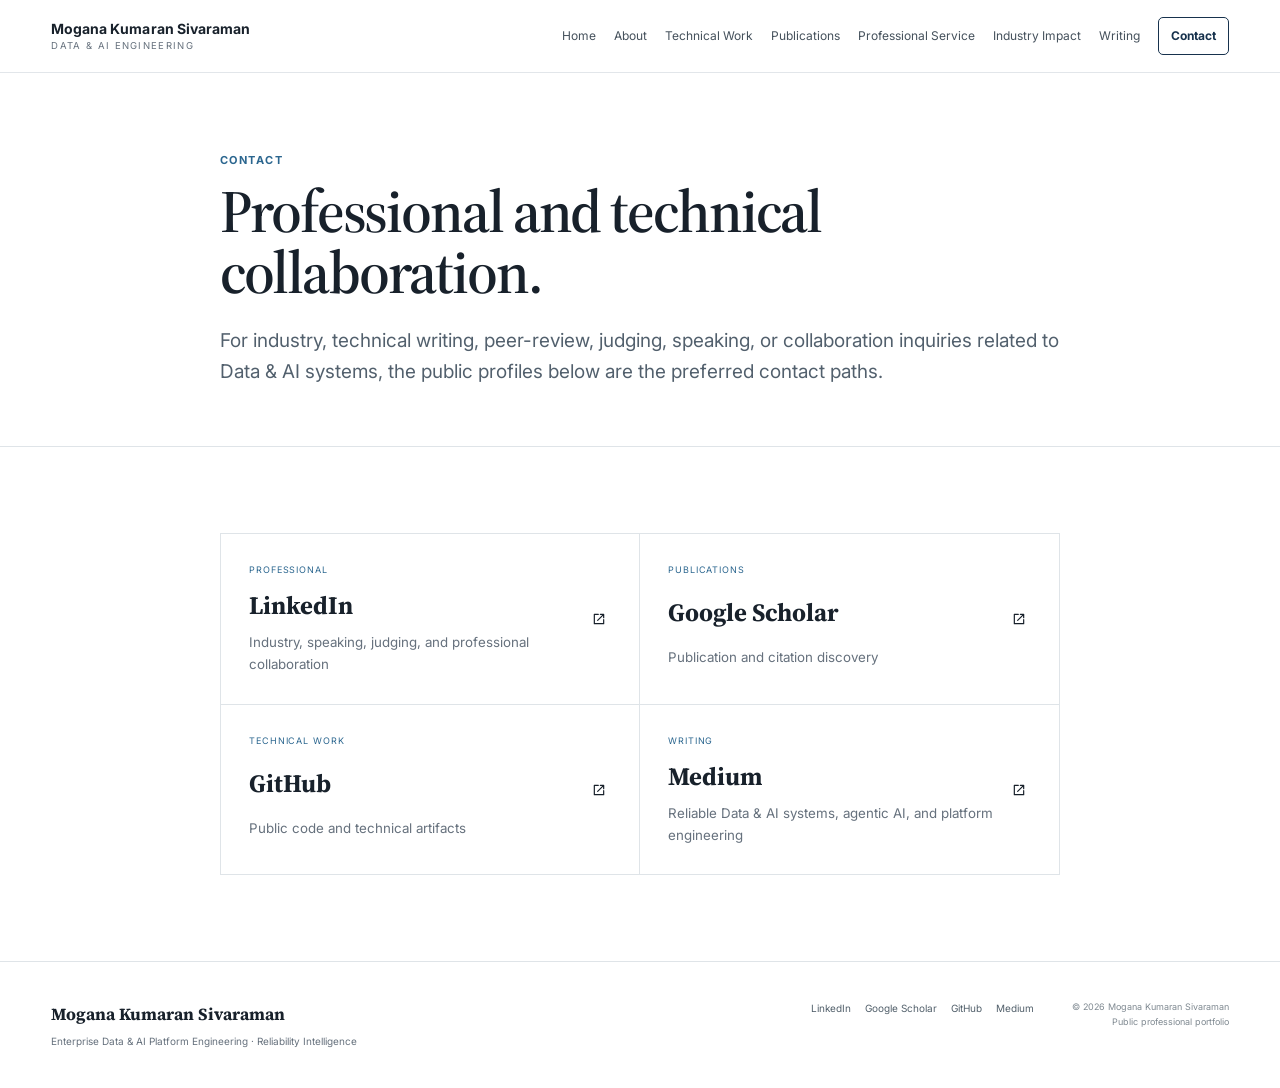
<file: contact.html>
<!DOCTYPE html>
<html lang="en"><head>
<meta charset="utf-8"/><meta content="width=device-width,initial-scale=1" name="viewport"/>
<title>Contact | Mogana Kumaran Sivaraman</title><meta content="Professional contact and public profiles for Mogana Kumaran Sivaraman, focused on enterprise Data &amp; AI platform engineering and reliability intelligence." name="description"/>
<link href="https://moganakumaran.github.io/portfolio/contact.html" rel="canonical"/><link href="favicon.svg" rel="icon" type="image/svg+xml"/><link href="styles.css" rel="stylesheet"/>
<link href="https://fonts.googleapis.com" rel="preconnect"/><link crossorigin="" href="https://fonts.gstatic.com" rel="preconnect"/>
<link href="https://fonts.googleapis.com/css2?family=Inter:wght@400;500;600;700&amp;family=Source+Serif+4:opsz,wght@8..60,500;8..60,600&amp;display=swap" rel="stylesheet"/>
<meta content="Contact | Mogana Kumaran Sivaraman" property="og:title"/><meta content="Professional contact and public profiles for Mogana Kumaran Sivaraman." property="og:description"/><meta content="profile" property="og:type"/><meta content="https://moganakumaran.github.io/portfolio/contact.html" property="og:url"/>
<script type="application/ld+json">{"@context":"https://schema.org","@type":"ProfilePage","@id":"https://moganakumaran.github.io/portfolio/contact.html#webpage","url":"https://moganakumaran.github.io/portfolio/contact.html","name":"Contact | Mogana Kumaran Sivaraman","mainEntity":{"@type":"Person","@id":"https://moganakumaran.github.io/portfolio/#person","name":"Mogana Kumaran Sivaraman","url":"https://moganakumaran.github.io/portfolio/","jobTitle":"Enterprise Data & AI Platform Engineer","sameAs":["https://www.linkedin.com/in/mogana-kumaran-s-8ab02026/","https://scholar.google.com/citations?user=x5o-nY0AAAAJ&hl=en","https://github.com/moganakumaran","https://medium.com/@moganakumaran"]}}</script>
<meta content="Mogana Kumaran Sivaraman" property="og:site_name"/><meta content="https://avatars.githubusercontent.com/u/12140882?v=4" property="og:image"/><meta content="summary" name="twitter:card"/></head><body><a class="skip-link" href="#main">Skip to content</a>
<header class="site-header"><div class="shell nav-shell"><a aria-label="Mogana Kumaran Sivaraman home" class="brand" href="index.html"><span class="brand-text"><strong>Mogana Kumaran Sivaraman</strong><small>Data &amp; AI Engineering</small></span></a><button aria-controls="site-nav" aria-expanded="false" aria-label="Toggle navigation" class="menu-btn">Menu</button><nav aria-label="Primary" class="nav-links" id="site-nav"><a class="nav-link" href="index.html">Home</a><a class="nav-link" href="about.html">About</a><a class="nav-link" href="research.html">Technical Work</a><a class="nav-link" href="publications.html">Publications</a><a class="nav-link" href="professional-service.html">Professional Service</a><a class="nav-link" href="industry-impact.html">Industry Impact</a><a class="nav-link" href="writing.html">Writing</a><a class="contact-button" href="contact.html">Contact</a></nav></div></header><main id="main">
<section class="page-hero"><div class="shell narrow"><div class="kicker">Contact</div><h1>Professional and technical collaboration.</h1><p class="lede">For industry, technical writing, peer-review, judging, speaking, or collaboration inquiries related to Data &amp; AI systems, the public profiles below are the preferred contact paths.</p></div></section>
<section class="section"><div class="shell narrow"><div class="contact-grid"><a href="https://www.linkedin.com/in/mogana-kumaran-s-8ab02026/" rel="me noopener" target="_blank"><span>Professional</span><strong>LinkedIn</strong><small>Industry, speaking, judging, and professional collaboration</small><svg aria-hidden="true" viewBox="0 0 24 24"><path d="M14 5h5v5M19 5l-9 9M19 13v6H5V5h6"></path></svg></a><a href="https://scholar.google.com/citations?user=x5o-nY0AAAAJ&amp;hl=en" rel="me noopener" target="_blank"><span>Publications</span><strong>Google Scholar</strong><small>Publication and citation discovery</small><svg aria-hidden="true" viewBox="0 0 24 24"><path d="M14 5h5v5M19 5l-9 9M19 13v6H5V5h6"></path></svg></a><a href="https://github.com/moganakumaran" rel="me noopener" target="_blank"><span>Technical work</span><strong>GitHub</strong><small>Public code and technical artifacts</small><svg aria-hidden="true" viewBox="0 0 24 24"><path d="M14 5h5v5M19 5l-9 9M19 13v6H5V5h6"></path></svg></a><a href="https://medium.com/@moganakumaran" rel="me noopener" target="_blank"><span>Writing</span><strong>Medium</strong><small>Reliable Data &amp; AI systems, agentic AI, and platform engineering</small><svg aria-hidden="true" viewBox="0 0 24 24"><path d="M14 5h5v5M19 5l-9 9M19 13v6H5V5h6"></path></svg></a></div></div></section>
</main><footer class="site-footer"><div class="shell footer-grid"><div><strong>Mogana Kumaran Sivaraman</strong><p>Enterprise Data &amp; AI Platform Engineering · Reliability Intelligence</p></div><nav aria-label="External profiles" class="footer-links"><a href="https://www.linkedin.com/in/mogana-kumaran-s-8ab02026/" rel="me noopener" target="_blank">LinkedIn</a><a href="https://scholar.google.com/citations?user=x5o-nY0AAAAJ&amp;hl=en" rel="me noopener" target="_blank">Google Scholar</a><a href="https://github.com/moganakumaran" rel="me noopener" target="_blank">GitHub</a><a href="https://medium.com/@moganakumaran" rel="me noopener" target="_blank">Medium</a></nav><div class="footer-meta">© <span data-year=""></span> Mogana Kumaran Sivaraman<br/><span>Public professional portfolio</span></div></div></footer><script src="script.js"></script></body></html>
</file>
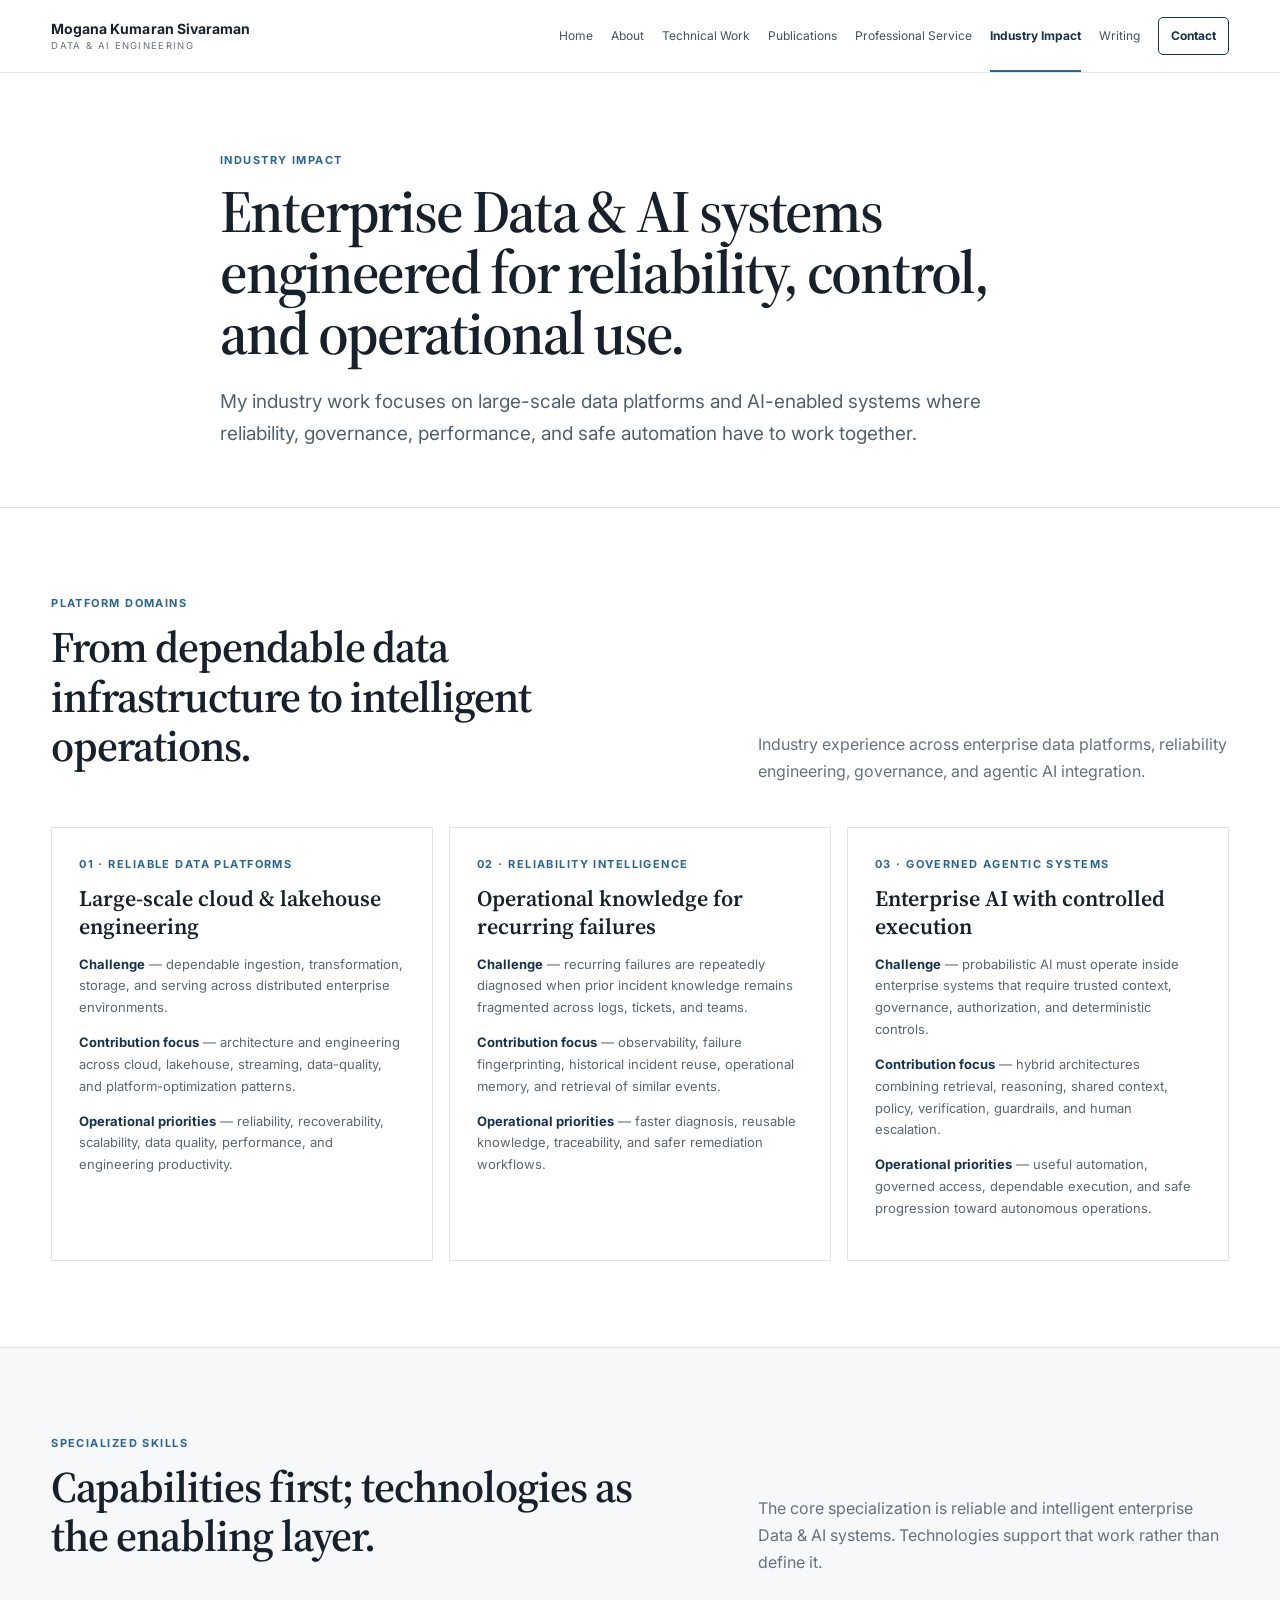
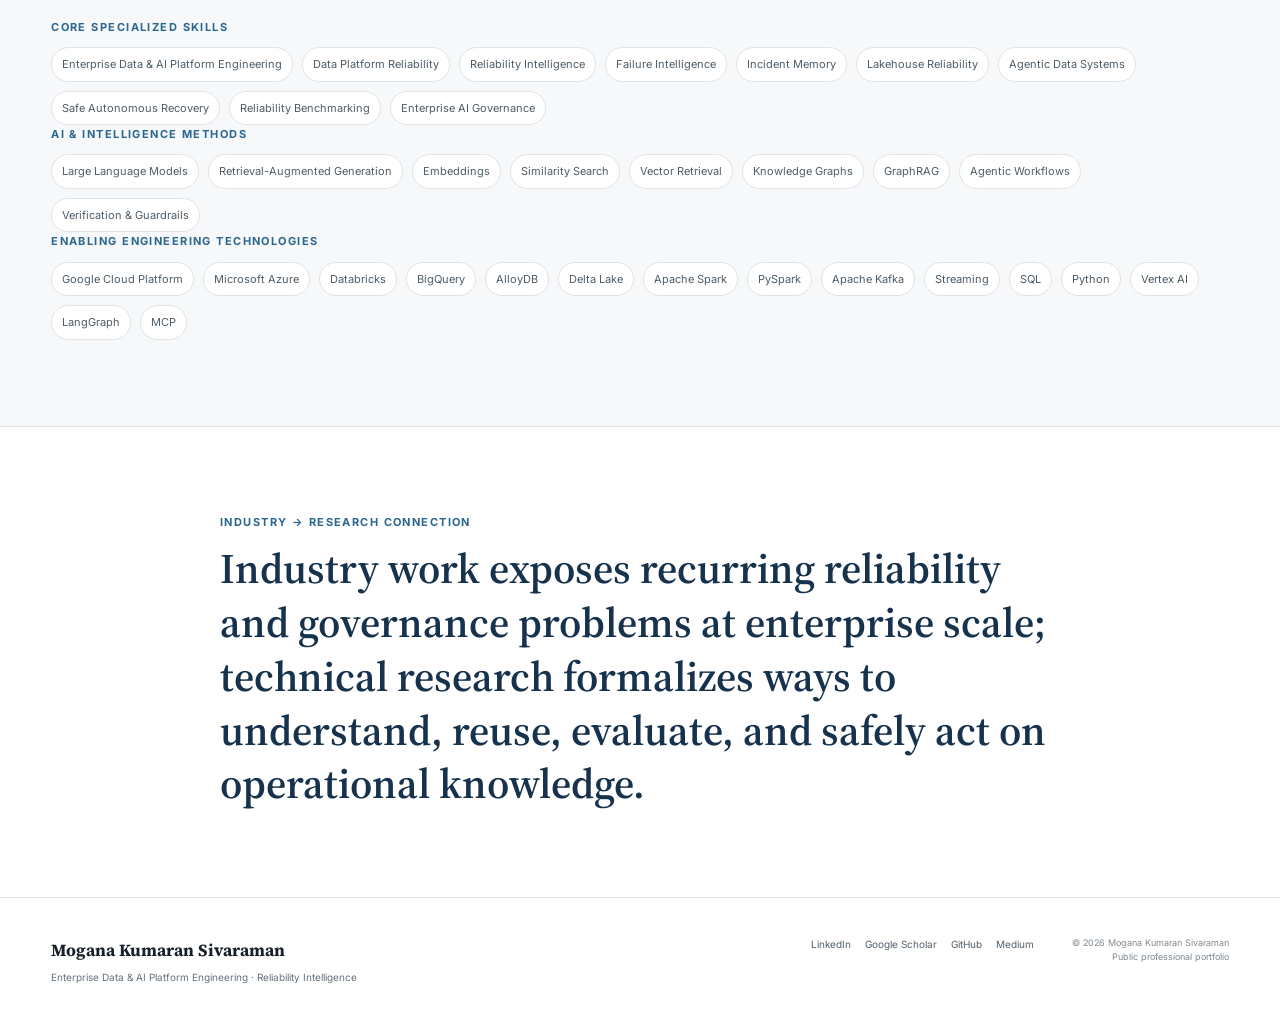
<file: industry-impact.html>
<!DOCTYPE html>
<html lang="en"><head>
<meta charset="utf-8"/><meta content="width=device-width,initial-scale=1" name="viewport"/>
<title>Industry Impact | Mogana Kumaran Sivaraman</title><meta content="Enterprise Data &amp; AI platform engineering by Mogana Kumaran Sivaraman across cloud data platforms, lakehouse reliability, operational intelligence, governance, and agentic systems." name="description"/>
<link href="https://moganakumaran.github.io/portfolio/industry-impact.html" rel="canonical"/><link href="favicon.svg" rel="icon" type="image/svg+xml"/><link href="styles.css" rel="stylesheet"/>
<link href="https://fonts.googleapis.com" rel="preconnect"/><link crossorigin="" href="https://fonts.gstatic.com" rel="preconnect"/>
<link href="https://fonts.googleapis.com/css2?family=Inter:wght@400;500;600;700&amp;family=Source+Serif+4:opsz,wght@8..60,500;8..60,600&amp;display=swap" rel="stylesheet"/>
<meta content="Industry Impact | Mogana Kumaran Sivaraman" property="og:title"/><meta content="Enterprise Data &amp; AI platforms designed for reliability, operational intelligence, governance, and controlled automation." property="og:description"/><meta content="profile" property="og:type"/><meta content="https://moganakumaran.github.io/portfolio/industry-impact.html" property="og:url"/>
<script type="application/ld+json">{"@context":"https://schema.org","@type":"ProfilePage","@id":"https://moganakumaran.github.io/portfolio/industry-impact.html#webpage","url":"https://moganakumaran.github.io/portfolio/industry-impact.html","name":"Industry Impact | Mogana Kumaran Sivaraman","mainEntity":{"@type":"Person","@id":"https://moganakumaran.github.io/portfolio/#person","name":"Mogana Kumaran Sivaraman","url":"https://moganakumaran.github.io/portfolio/","jobTitle":"Enterprise Data & AI Platform Engineer","sameAs":["https://www.linkedin.com/in/mogana-kumaran-s-8ab02026/","https://scholar.google.com/citations?user=x5o-nY0AAAAJ&hl=en","https://github.com/moganakumaran","https://medium.com/@moganakumaran"]}}</script>
<meta content="Mogana Kumaran Sivaraman" property="og:site_name"/><meta content="https://avatars.githubusercontent.com/u/12140882?v=4" property="og:image"/><meta content="summary" name="twitter:card"/></head><body><a class="skip-link" href="#main">Skip to content</a>
<header class="site-header"><div class="shell nav-shell"><a aria-label="Mogana Kumaran Sivaraman home" class="brand" href="index.html"><span class="brand-text"><strong>Mogana Kumaran Sivaraman</strong><small>Data &amp; AI Engineering</small></span></a><button aria-controls="site-nav" aria-expanded="false" aria-label="Toggle navigation" class="menu-btn">Menu</button><nav aria-label="Primary" class="nav-links" id="site-nav"><a class="nav-link" href="index.html">Home</a><a class="nav-link" href="about.html">About</a><a class="nav-link" href="research.html">Technical Work</a><a class="nav-link" href="publications.html">Publications</a><a class="nav-link" href="professional-service.html">Professional Service</a><a aria-current="page" class="nav-link active" href="industry-impact.html">Industry Impact</a><a class="nav-link" href="writing.html">Writing</a><a class="contact-button" href="contact.html">Contact</a></nav></div></header><main id="main">
<section class="page-hero"><div class="shell narrow"><div class="kicker">Industry impact</div><h1>Enterprise Data &amp; AI systems engineered for reliability, control, and operational use.</h1><p class="lede">My industry work focuses on large-scale data platforms and AI-enabled systems where reliability, governance, performance, and safe automation have to work together.</p></div></section>
<section class="section"><div class="shell"><div class="section-intro"><div><div class="kicker">Platform domains</div><h2>From dependable data infrastructure to intelligent operations.</h2></div><p>Industry experience across enterprise data platforms, reliability engineering, governance, and agentic AI integration.</p></div><div class="impact-grid"><article><div class="eyebrow">01 · Reliable data platforms</div><h3>Large-scale cloud &amp; lakehouse engineering</h3><p><strong>Challenge</strong> — dependable ingestion, transformation, storage, and serving across distributed enterprise environments.</p><p><strong>Contribution focus</strong> — architecture and engineering across cloud, lakehouse, streaming, data-quality, and platform-optimization patterns.</p><p><strong>Operational priorities</strong> — reliability, recoverability, scalability, data quality, performance, and engineering productivity.</p></article><article><div class="eyebrow">02 · Reliability intelligence</div><h3>Operational knowledge for recurring failures</h3><p><strong>Challenge</strong> — recurring failures are repeatedly diagnosed when prior incident knowledge remains fragmented across logs, tickets, and teams.</p><p><strong>Contribution focus</strong> — observability, failure fingerprinting, historical incident reuse, operational memory, and retrieval of similar events.</p><p><strong>Operational priorities</strong> — faster diagnosis, reusable knowledge, traceability, and safer remediation workflows.</p></article><article><div class="eyebrow">03 · Governed agentic systems</div><h3>Enterprise AI with controlled execution</h3><p><strong>Challenge</strong> — probabilistic AI must operate inside enterprise systems that require trusted context, governance, authorization, and deterministic controls.</p><p><strong>Contribution focus</strong> — hybrid architectures combining retrieval, reasoning, shared context, policy, verification, guardrails, and human escalation.</p><p><strong>Operational priorities</strong> — useful automation, governed access, dependable execution, and safe progression toward autonomous operations.</p></article></div></div></section>
<section class="section soft"><div class="shell"><div class="section-intro"><div><div class="kicker">Specialized skills</div><h2>Capabilities first; technologies as the enabling layer.</h2></div><p>The core specialization is reliable and intelligent enterprise Data &amp; AI systems. Technologies support that work rather than define it.</p></div>
<div class="eyebrow">Core specialized skills</div><div class="technology-band"><span>Enterprise Data &amp; AI Platform Engineering</span><span>Data Platform Reliability</span><span>Reliability Intelligence</span><span>Failure Intelligence</span><span>Incident Memory</span><span>Lakehouse Reliability</span><span>Agentic Data Systems</span><span>Safe Autonomous Recovery</span><span>Reliability Benchmarking</span><span>Enterprise AI Governance</span></div>
<div class="eyebrow">AI &amp; intelligence methods</div><div class="technology-band"><span>Large Language Models</span><span>Retrieval-Augmented Generation</span><span>Embeddings</span><span>Similarity Search</span><span>Vector Retrieval</span><span>Knowledge Graphs</span><span>GraphRAG</span><span>Agentic Workflows</span><span>Verification &amp; Guardrails</span></div>
<div class="eyebrow">Enabling engineering technologies</div><div class="technology-band"><span>Google Cloud Platform</span><span>Microsoft Azure</span><span>Databricks</span><span>BigQuery</span><span>AlloyDB</span><span>Delta Lake</span><span>Apache Spark</span><span>PySpark</span><span>Apache Kafka</span><span>Streaming</span><span>SQL</span><span>Python</span><span>Vertex AI</span><span>LangGraph</span><span>MCP</span></div>
</div></section>
<section class="section statement-section"><div class="shell narrow"><div class="kicker">Industry → research connection</div><blockquote>Industry work exposes recurring reliability and governance problems at enterprise scale; technical research formalizes ways to understand, reuse, evaluate, and safely act on operational knowledge.</blockquote></div></section>
</main><footer class="site-footer"><div class="shell footer-grid"><div><strong>Mogana Kumaran Sivaraman</strong><p>Enterprise Data &amp; AI Platform Engineering · Reliability Intelligence</p></div><nav aria-label="External profiles" class="footer-links"><a href="https://www.linkedin.com/in/mogana-kumaran-s-8ab02026/" rel="me noopener" target="_blank">LinkedIn</a><a href="https://scholar.google.com/citations?user=x5o-nY0AAAAJ&amp;hl=en" rel="me noopener" target="_blank">Google Scholar</a><a href="https://github.com/moganakumaran" rel="me noopener" target="_blank">GitHub</a><a href="https://medium.com/@moganakumaran" rel="me noopener" target="_blank">Medium</a></nav><div class="footer-meta">© <span data-year=""></span> Mogana Kumaran Sivaraman<br/><span>Public professional portfolio</span></div></div></footer><script src="script.js"></script></body></html>
</file>
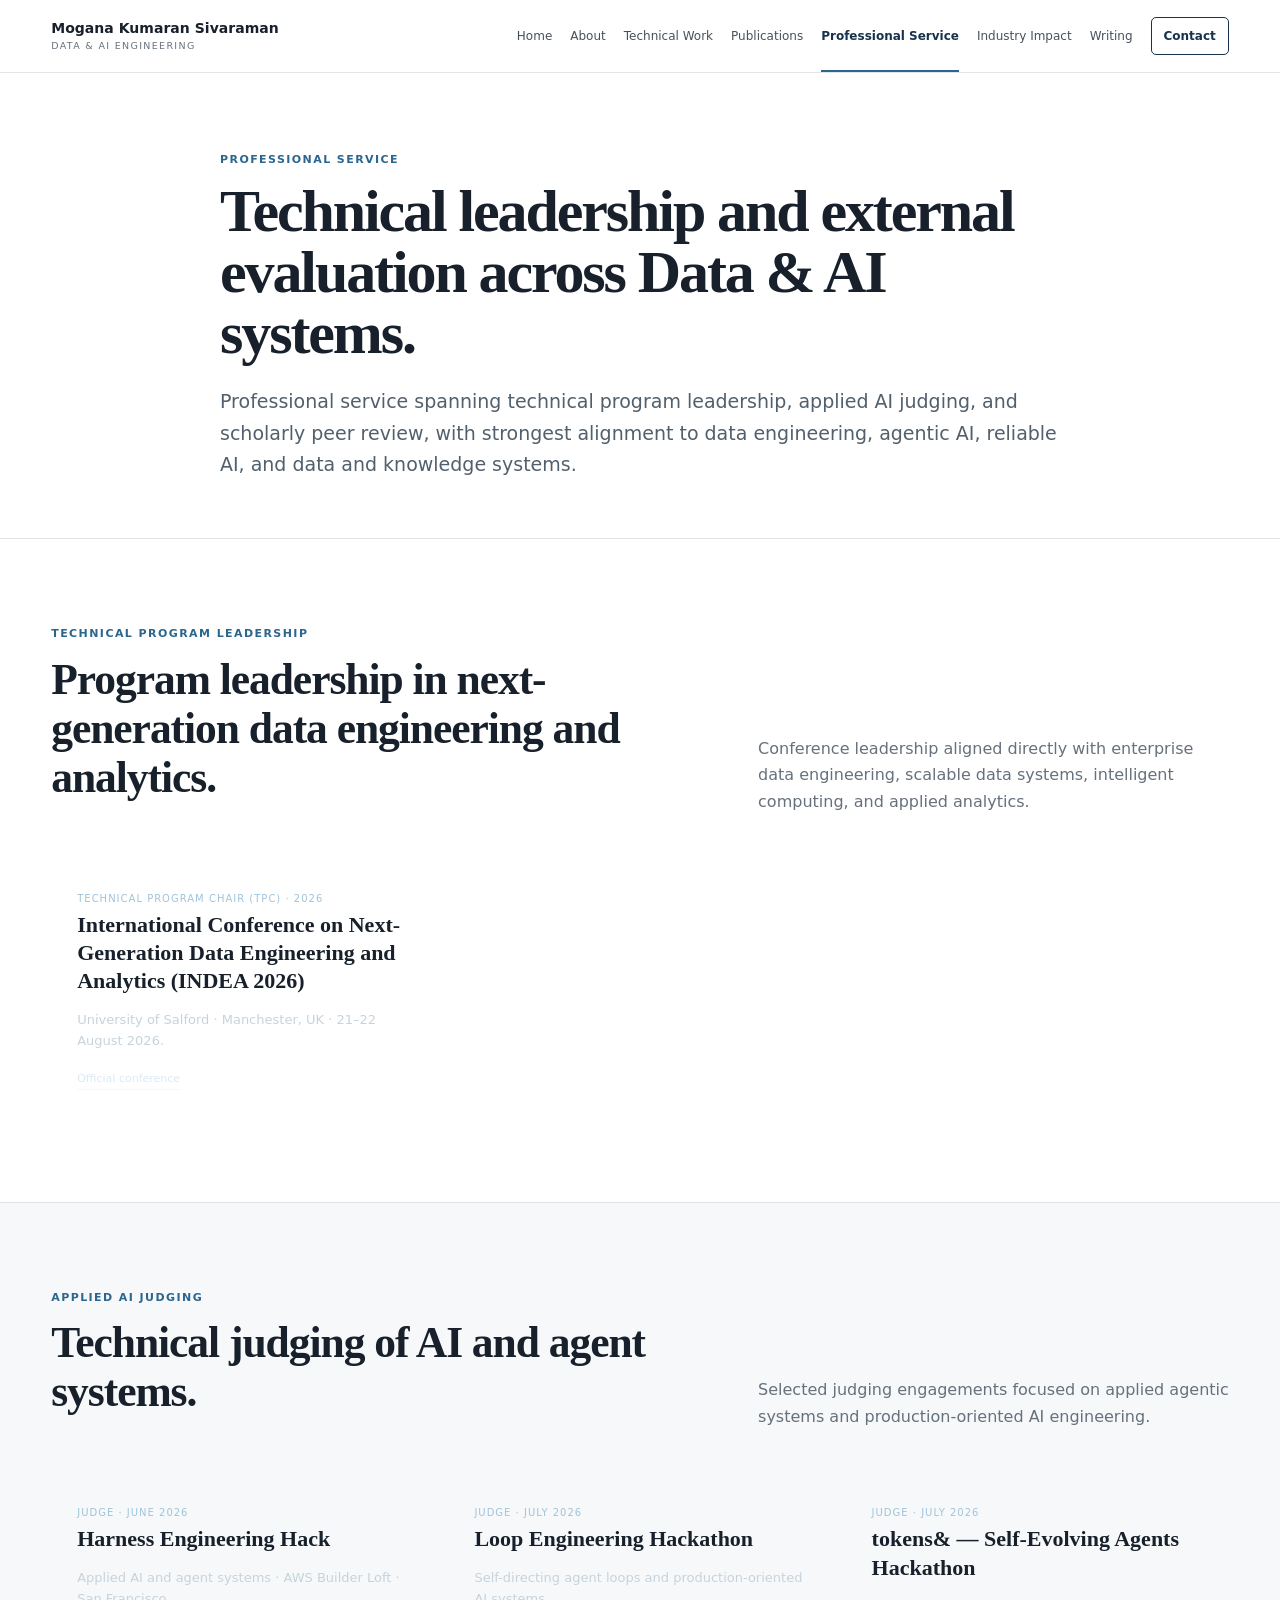
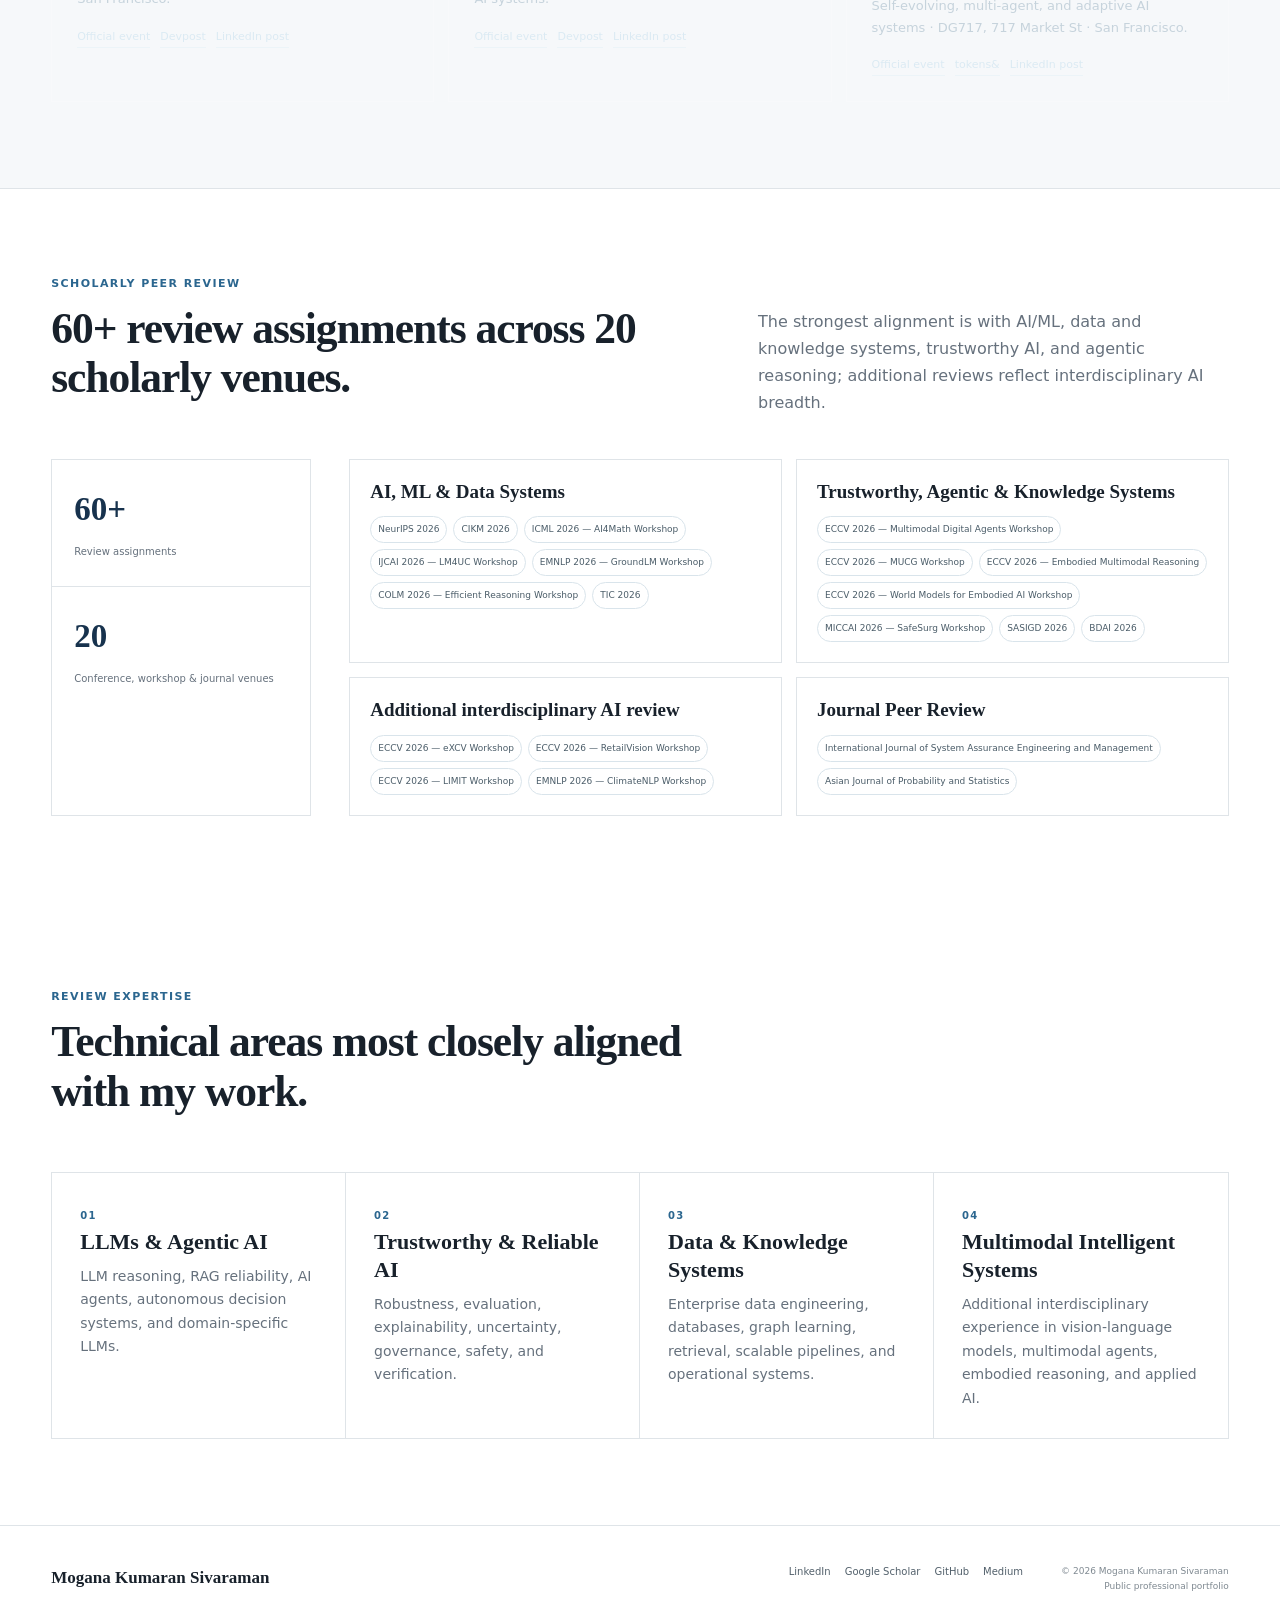
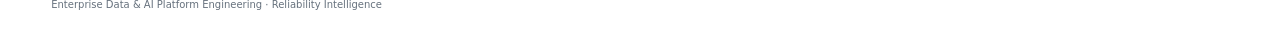
<file: peer-review.html>
<!doctype html><html><head><meta charset="utf-8"><meta http-equiv="refresh" content="0; url=professional-service.html#peer-review"><link rel="canonical" href="https://moganakumaran.github.io/portfolio/professional-service.html#peer-review"><title>Redirecting…</title></head><body><p><a href="professional-service.html#peer-review">Continue to Professional Service</a></p></body></html>
</file>
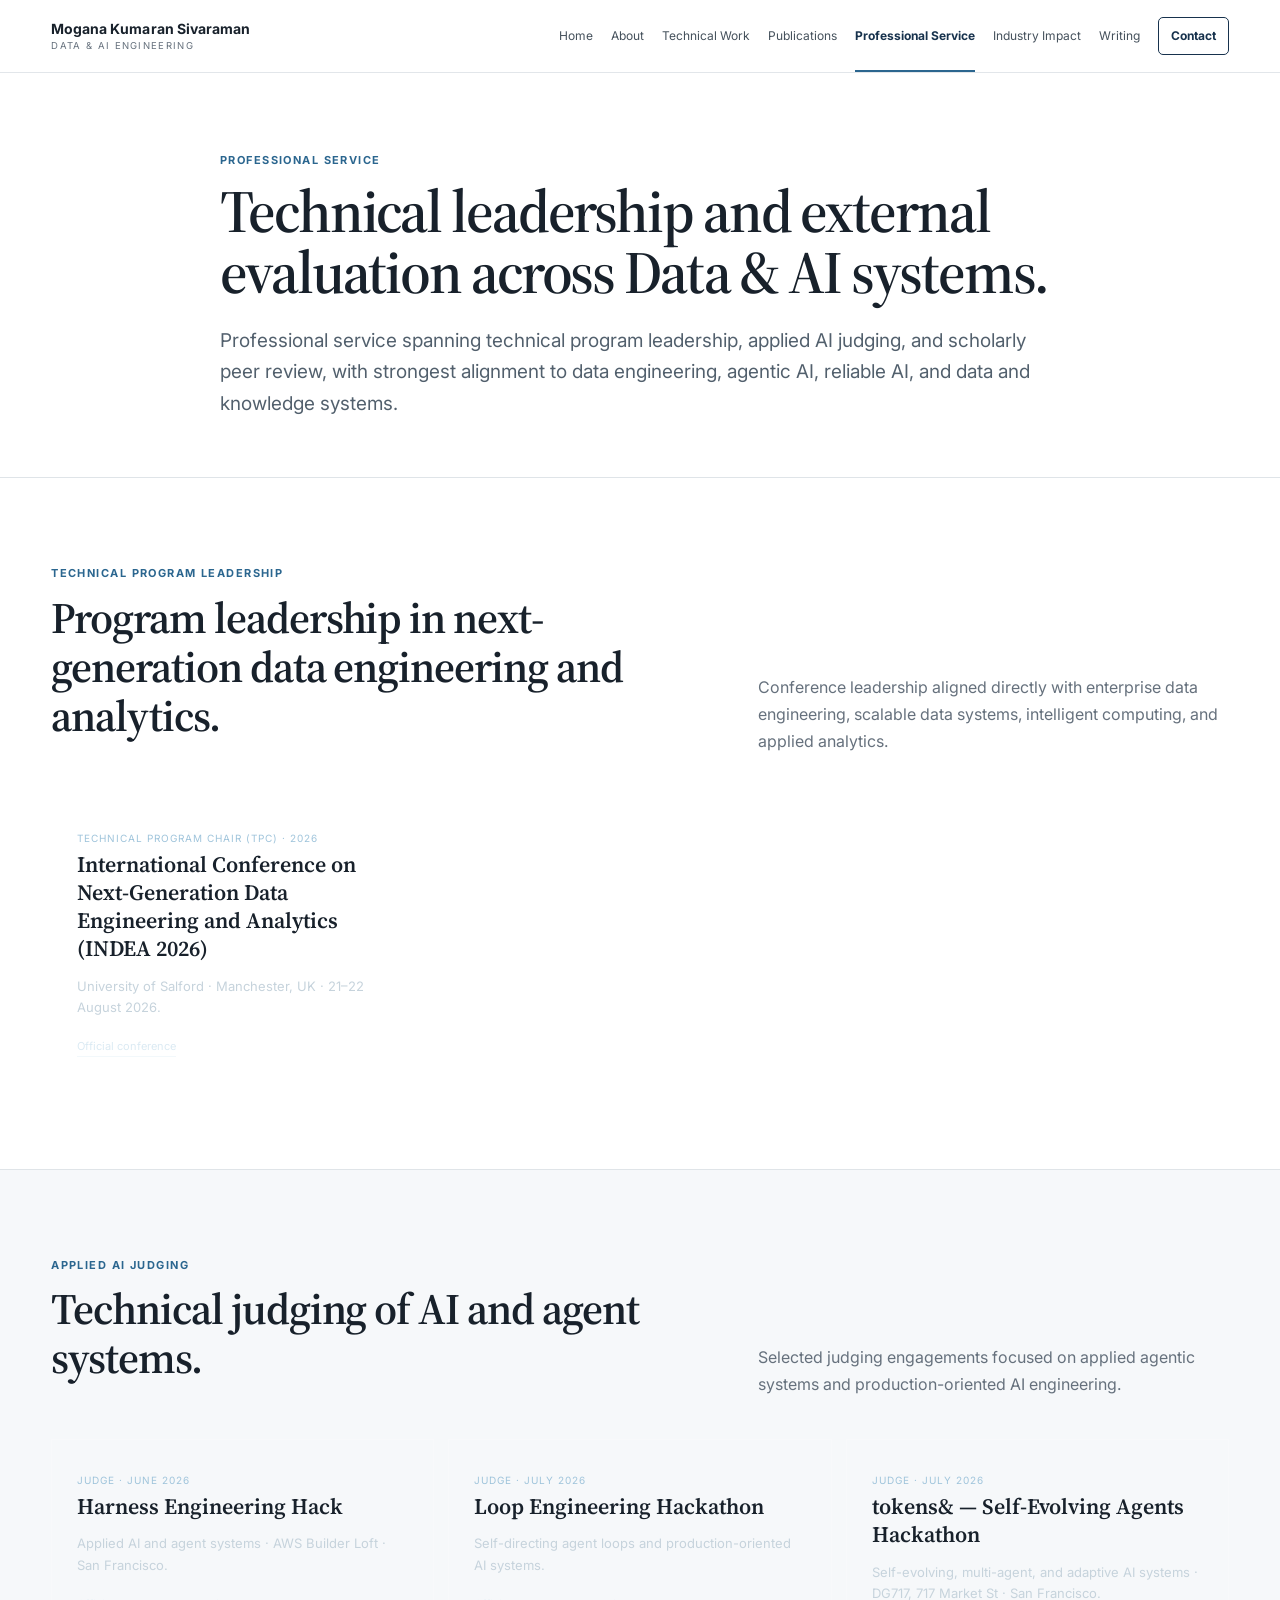
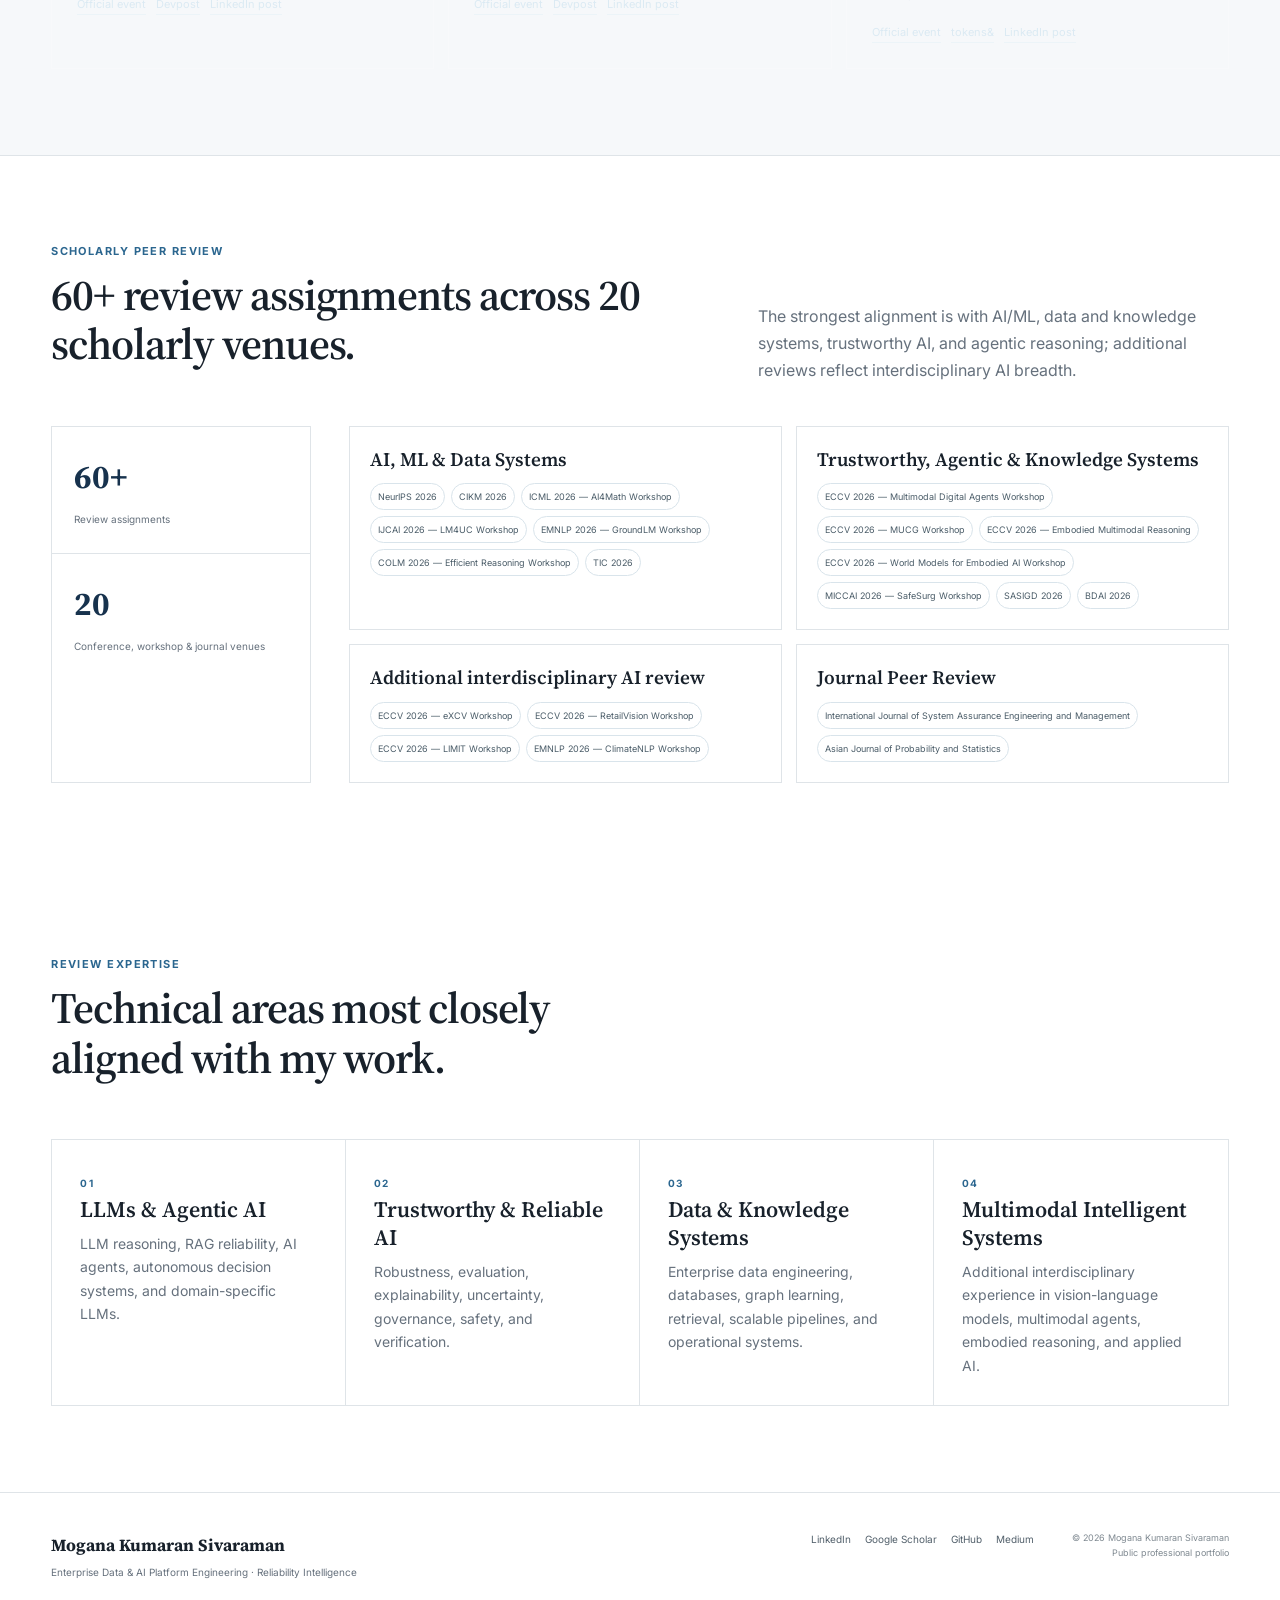
<file: professional-service.html>
<!DOCTYPE html>
<html lang="en"><head>
<meta charset="utf-8"/><meta content="width=device-width,initial-scale=1" name="viewport"/>
<title>Professional Service | Mogana Kumaran Sivaraman</title><meta content="Professional service by Mogana Kumaran Sivaraman across technical program leadership, applied AI judging, and scholarly peer review in Data &amp; AI systems, agentic AI, trustworthy AI, data and knowledge systems." name="description"/>
<link href="https://moganakumaran.github.io/portfolio/professional-service.html" rel="canonical"/><link href="favicon.svg" rel="icon" type="image/svg+xml"/><link href="styles.css" rel="stylesheet"/>
<link href="https://fonts.googleapis.com" rel="preconnect"/><link crossorigin="" href="https://fonts.gstatic.com" rel="preconnect"/>
<link href="https://fonts.googleapis.com/css2?family=Inter:wght@400;500;600;700&amp;family=Source+Serif+4:opsz,wght@8..60,500;8..60,600&amp;display=swap" rel="stylesheet"/>
<meta content="Professional Service | Mogana Kumaran Sivaraman" property="og:title"/><meta content="Technical program leadership, applied AI judging, and scholarly peer review centered on Data &amp; AI systems, agentic AI, reliable AI, and data and knowledge systems." property="og:description"/><meta content="profile" property="og:type"/><meta content="https://moganakumaran.github.io/portfolio/professional-service.html" property="og:url"/>
<script type="application/ld+json">{"@context":"https://schema.org","@type":"ProfilePage","@id":"https://moganakumaran.github.io/portfolio/professional-service.html#webpage","url":"https://moganakumaran.github.io/portfolio/professional-service.html","name":"Professional Service | Mogana Kumaran Sivaraman","mainEntity":{"@type":"Person","@id":"https://moganakumaran.github.io/portfolio/#person","name":"Mogana Kumaran Sivaraman","url":"https://moganakumaran.github.io/portfolio/","jobTitle":"Enterprise Data & AI Platform Engineer","image":"https://avatars.githubusercontent.com/u/12140882?v=4","knowsAbout":["Enterprise Data & AI Platform Engineering","Agentic Data Systems","Reliability Intelligence","Trustworthy AI","Data and Knowledge Systems","Lakehouse Reliability"],"sameAs":["https://www.linkedin.com/in/mogana-kumaran-s-8ab02026/","https://scholar.google.com/citations?user=x5o-nY0AAAAJ&hl=en","https://github.com/moganakumaran","https://medium.com/@moganakumaran"]}}</script>
<meta content="Mogana Kumaran Sivaraman" property="og:site_name"/><meta content="https://avatars.githubusercontent.com/u/12140882?v=4" property="og:image"/><meta content="summary" name="twitter:card"/></head><body><a class="skip-link" href="#main">Skip to content</a>
<header class="site-header"><div class="shell nav-shell"><a aria-label="Mogana Kumaran Sivaraman home" class="brand" href="index.html"><span class="brand-text"><strong>Mogana Kumaran Sivaraman</strong><small>Data &amp; AI Engineering</small></span></a><button aria-controls="site-nav" aria-expanded="false" aria-label="Toggle navigation" class="menu-btn">Menu</button><nav aria-label="Primary" class="nav-links" id="site-nav"><a class="nav-link" href="index.html">Home</a><a class="nav-link" href="about.html">About</a><a class="nav-link" href="research.html">Technical Work</a><a class="nav-link" href="publications.html">Publications</a><a aria-current="page" class="nav-link active" href="professional-service.html">Professional Service</a><a class="nav-link" href="industry-impact.html">Industry Impact</a><a class="nav-link" href="writing.html">Writing</a><a class="contact-button" href="contact.html">Contact</a></nav></div></header><main id="main">
<section class="page-hero"><div class="shell narrow"><div class="kicker">Professional service</div><h1>Technical leadership and external evaluation across Data &amp; AI systems.</h1><p class="lede">Professional service spanning technical program leadership, applied AI judging, and scholarly peer review, with strongest alignment to data engineering, agentic AI, reliable AI, and data and knowledge systems.</p></div></section>
<section class="section" id="program-leadership"><div class="shell"><div class="section-intro"><div><div class="kicker">Technical program leadership</div><h2>Program leadership in next-generation data engineering and analytics.</h2></div><p>Conference leadership aligned directly with enterprise data engineering, scalable data systems, intelligent computing, and applied analytics.</p></div><div class="service-feature-grid"><article><span>Technical Program Chair (TPC) · 2026</span><h3>International Conference on Next-Generation Data Engineering and Analytics (INDEA 2026)</h3><p>University of Salford · Manchester, UK · 21–22 August 2026.</p><div class="micro-links"><a href="https://www.indea-conf.uk/" rel="noopener" target="_blank">Official conference</a></div></article></div></div></section>
<section class="section soft" id="judging"><div class="shell"><div class="section-intro"><div><div class="kicker">Applied AI judging</div><h2>Technical judging of AI and agent systems.</h2></div><p>Selected judging engagements focused on applied agentic systems and production-oriented AI engineering.</p></div><div class="service-feature-grid"><article><span>Judge · June 2026</span><h3>Harness Engineering Hack</h3><p>Applied AI and agent systems · AWS Builder Loft · San Francisco.</p><div class="micro-links"><a href="https://luma.com/harnesshack" rel="noopener" target="_blank">Official event</a><a href="https://harness-hack.devpost.com/" rel="noopener" target="_blank">Devpost</a><a href="https://www.linkedin.com/posts/tokensand_youd-think-injustice-soulless-cold-emails-activity-7473799887562862592-fS02" rel="noopener" target="_blank">LinkedIn post</a></div></article><article><span>Judge · July 2026</span><h3>Loop Engineering Hackathon</h3><p>Self-directing agent loops and production-oriented AI systems.</p><div class="micro-links"><a href="https://luma.com/loophack" rel="noopener" target="_blank">Official event</a><a href="https://loop-engineering-hackathon.devpost.com/" rel="noopener" target="_blank">Devpost</a><a href="https://www.linkedin.com/posts/tokensand_24-hours-left-to-apply-for-the-loop-activity-7483205388889145344-waF9" rel="noopener" target="_blank">LinkedIn post</a></div></article><article><span>Judge · July 2026</span><h3>tokens&amp; — Self-Evolving Agents Hackathon</h3><p>Self-evolving, multi-agent, and adaptive AI systems · DG717, 717 Market St · San Francisco.</p><div class="micro-links"><a href="https://luma.com/swarmhack" rel="noopener" target="_blank">Official event</a><a href="https://tokensand.ai/" rel="noopener" target="_blank">tokens&amp;</a><a href="https://www.linkedin.com/posts/ashok-sravanam-b22350114_told-you-to-stay-tuned-excited-to-share-ugcPost-7485406449754329088-ysBR/" rel="noopener" target="_blank">LinkedIn post</a></div></article></div></div></section>
<section class="section" id="peer-review"><div class="shell"><div class="section-intro"><div><div class="kicker">Scholarly peer review</div><h2>60+ review assignments across 20 scholarly venues.</h2></div><p>The strongest alignment is with AI/ML, data and knowledge systems, trustworthy AI, and agentic reasoning; additional reviews reflect interdisciplinary AI breadth.</p></div><div class="review-summary"><div class="review-metrics"><div><strong>60+</strong><span>Review assignments</span></div><div><strong>20</strong><span>Conference, workshop &amp; journal venues</span></div></div><div class="review-domains"><article class="review-domain"><h3>AI, ML &amp; Data Systems</h3><div class="venue-list"><a href="https://neurips.cc/Conferences/2026" rel="noopener" target="_blank">NeurIPS 2026</a><a href="https://cikm2026.diag.uniroma1.it/" rel="noopener" target="_blank">CIKM 2026</a><a href="https://ai4math2026.github.io/" rel="noopener" target="_blank">ICML 2026 — AI4Math Workshop</a><a href="https://lm4uc.github.io/" rel="noopener" target="_blank">IJCAI 2026 — LM4UC Workshop</a><a href="https://groundlm.github.io/grouplm_emnlp2026/" rel="noopener" target="_blank">EMNLP 2026 — GroundLM Workshop</a><a href="https://wdlctc.github.io/efficient-reasoning-2026/" rel="noopener" target="_blank">COLM 2026 — Efficient Reasoning Workshop</a><a href="https://ticresearch.com/tic2026" rel="noopener" target="_blank">TIC 2026</a></div></article><article class="review-domain"><h3>Trustworthy, Agentic &amp; Knowledge Systems</h3><div class="venue-list"><a href="https://mda-workshop.allen.ai/" rel="noopener" target="_blank">ECCV 2026 — Multimodal Digital Agents Workshop</a><a href="https://mllm-mucg.github.io/ECCV2026/" rel="noopener" target="_blank">ECCV 2026 — MUCG Workshop</a><a href="https://emr-workshop.github.io/" rel="noopener" target="_blank">ECCV 2026 — Embodied Multimodal Reasoning</a><a href="https://eccv26wmeai.github.io/" rel="noopener" target="_blank">ECCV 2026 — World Models for Embodied AI Workshop</a><a href="https://camma-public.github.io/safesurg-workshop/" rel="noopener" target="_blank">MICCAI 2026 — SafeSurg Workshop</a><a href="https://sasigd.org/" rel="noopener" target="_blank">SASIGD 2026</a><a href="https://bdai.net/" rel="noopener" target="_blank">BDAI 2026</a></div></article><article class="review-domain"><h3>Additional interdisciplinary AI review</h3><div class="venue-list"><a href="https://excv-workshop.github.io/" rel="noopener" target="_blank">ECCV 2026 — eXCV Workshop</a><a href="https://retailvisionworkshop.github.io/" rel="noopener" target="_blank">ECCV 2026 — RetailVision Workshop</a><a href="https://eccv2026-limit-workshop.limitlab.xyz/" rel="noopener" target="_blank">ECCV 2026 — LIMIT Workshop</a><a href="https://nlp4climate.github.io/" rel="noopener" target="_blank">EMNLP 2026 — ClimateNLP Workshop</a></div></article><article class="review-domain"><h3>Journal Peer Review</h3><div class="venue-list"><a href="https://link.springer.com/journal/13198" rel="noopener" target="_blank">International Journal of System Assurance Engineering and Management</a><a href="https://journalajpas.com/index.php/AJPAS" rel="noopener" target="_blank">Asian Journal of Probability and Statistics</a></div></article></div></div></div></section>
<section class="section"><div class="shell"><div class="section-intro"><div><div class="kicker">Review expertise</div><h2>Technical areas most closely aligned with my work.</h2></div></div><div class="focus-grid four"><article><span>01</span><h3>LLMs &amp; Agentic AI</h3><p>LLM reasoning, RAG reliability, AI agents, autonomous decision systems, and domain-specific LLMs.</p></article><article><span>02</span><h3>Trustworthy &amp; Reliable AI</h3><p>Robustness, evaluation, explainability, uncertainty, governance, safety, and verification.</p></article><article><span>03</span><h3>Data &amp; Knowledge Systems</h3><p>Enterprise data engineering, databases, graph learning, retrieval, scalable pipelines, and operational systems.</p></article><article><span>04</span><h3>Multimodal Intelligent Systems</h3><p>Additional interdisciplinary experience in vision-language models, multimodal agents, embodied reasoning, and applied AI.</p></article></div></div></section>
</main><footer class="site-footer"><div class="shell footer-grid"><div><strong>Mogana Kumaran Sivaraman</strong><p>Enterprise Data &amp; AI Platform Engineering · Reliability Intelligence</p></div><nav aria-label="External profiles" class="footer-links"><a href="https://www.linkedin.com/in/mogana-kumaran-s-8ab02026/" rel="me noopener" target="_blank">LinkedIn</a><a href="https://scholar.google.com/citations?user=x5o-nY0AAAAJ&amp;hl=en" rel="me noopener" target="_blank">Google Scholar</a><a href="https://github.com/moganakumaran" rel="me noopener" target="_blank">GitHub</a><a href="https://medium.com/@moganakumaran" rel="me noopener" target="_blank">Medium</a></nav><div class="footer-meta">© <span data-year=""></span> Mogana Kumaran Sivaraman<br/><span>Public professional portfolio</span></div></div></footer><script src="script.js"></script></body></html>
</file>
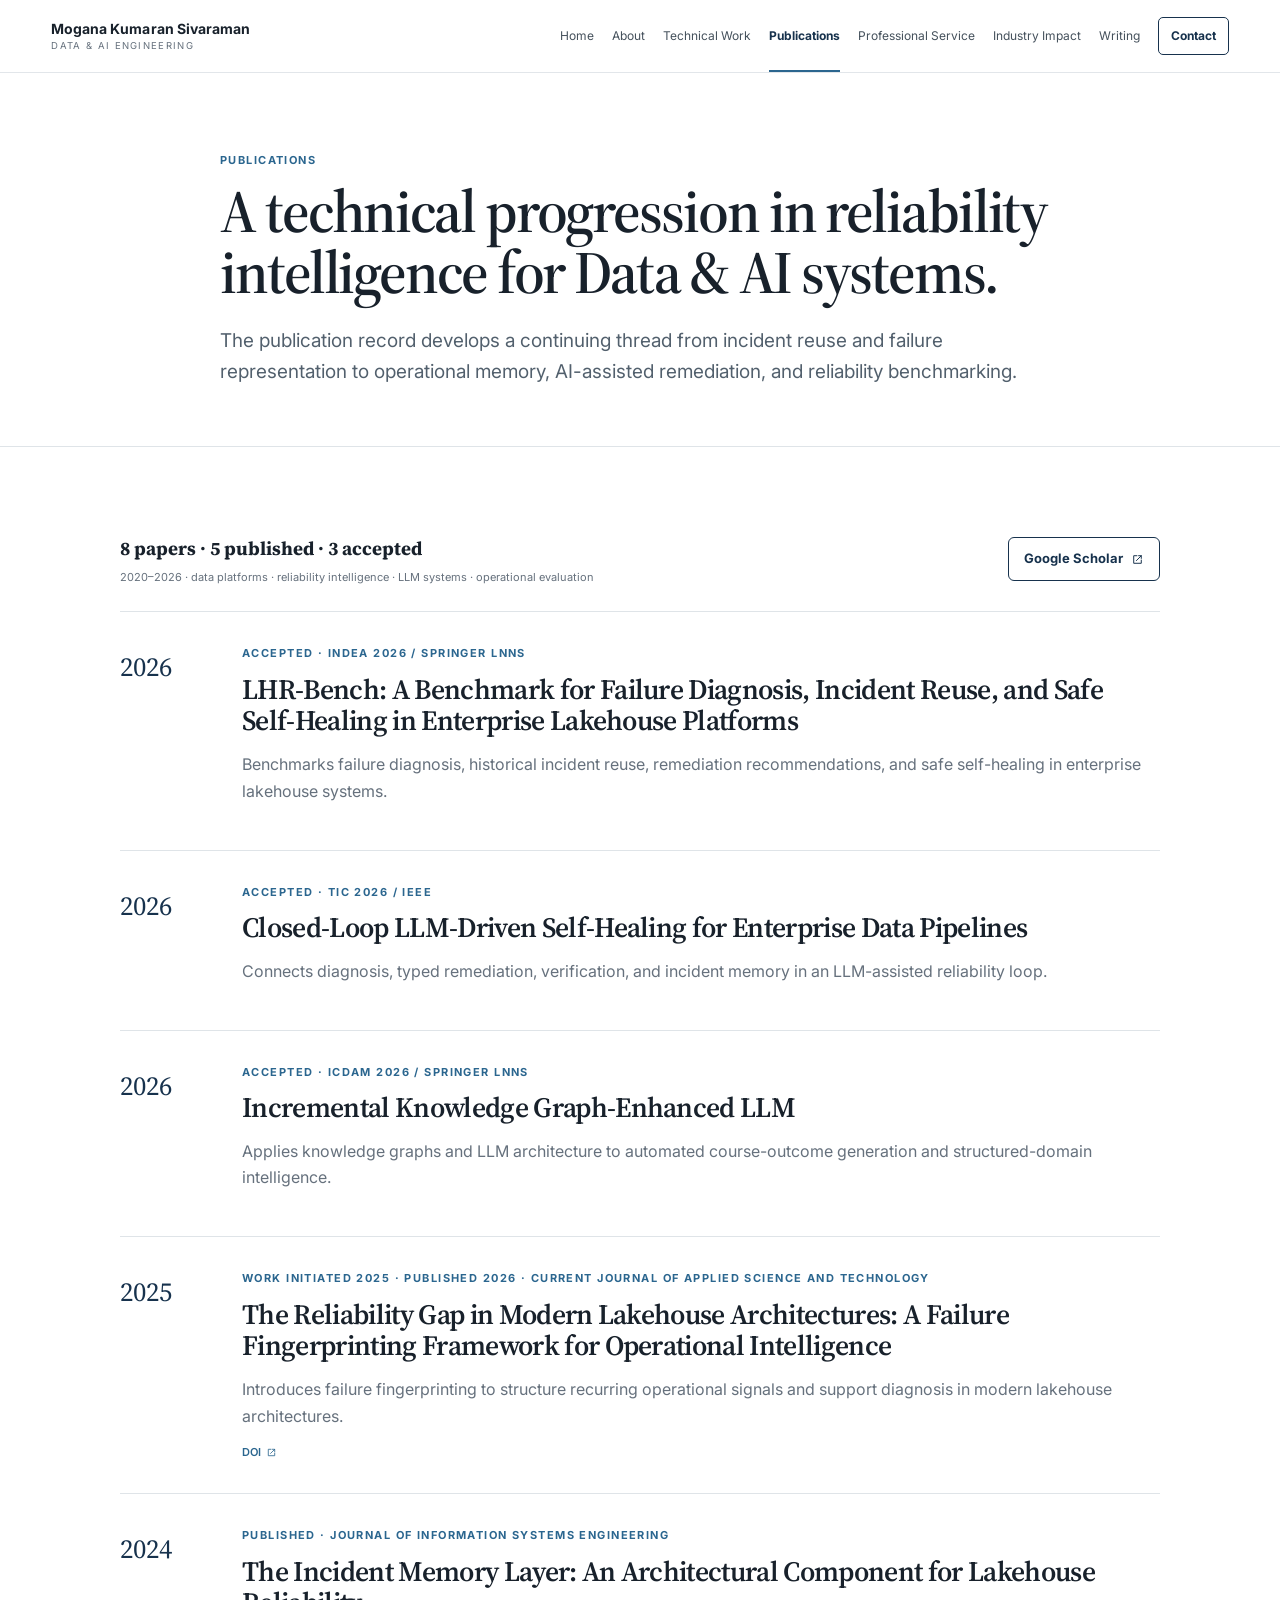
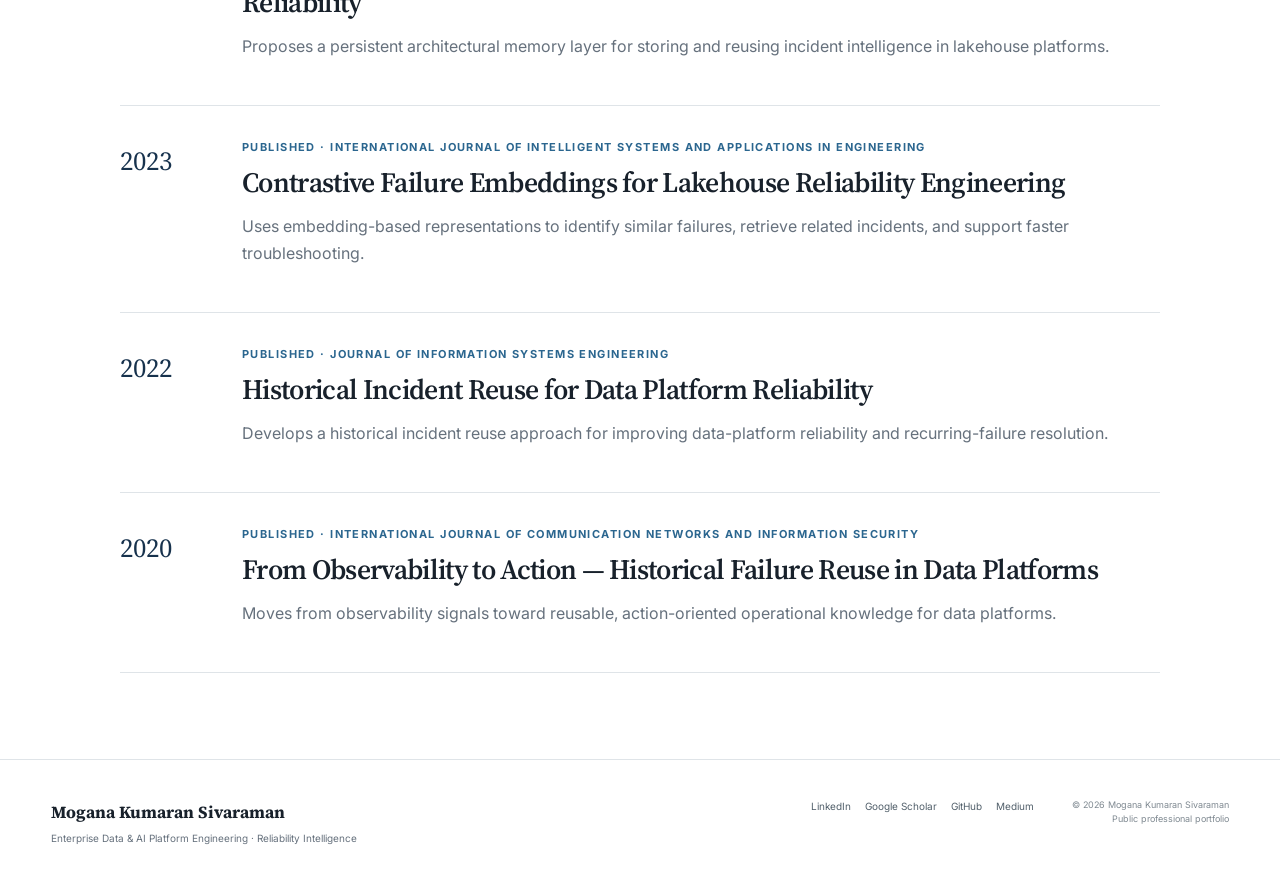
<file: publications.html>
<!DOCTYPE html>
<html lang="en"><head>
<meta charset="utf-8"/><meta content="width=device-width,initial-scale=1" name="viewport"/>
<title>Publications | Mogana Kumaran Sivaraman</title><meta content="Technical publications by Mogana Kumaran Sivaraman on reliability intelligence, data-platform reliability, incident memory, failure embeddings, LLM-assisted self-healing, benchmarking, and knowledge-graph enhanced LLM systems." name="description"/>
<link href="https://moganakumaran.github.io/portfolio/publications.html" rel="canonical"/><link href="favicon.svg" rel="icon" type="image/svg+xml"/><link href="styles.css" rel="stylesheet"/>
<link href="https://fonts.googleapis.com" rel="preconnect"/><link crossorigin="" href="https://fonts.gstatic.com" rel="preconnect"/>
<link href="https://fonts.googleapis.com/css2?family=Inter:wght@400;500;600;700&amp;family=Source+Serif+4:opsz,wght@8..60,500;8..60,600&amp;display=swap" rel="stylesheet"/>
<meta content="Publications | Mogana Kumaran Sivaraman" property="og:title"/><meta content="Technical authorship spanning reliability intelligence, operational memory, self-healing systems, benchmarking, and applied LLM architectures." property="og:description"/><meta content="profile" property="og:type"/><meta content="https://moganakumaran.github.io/portfolio/publications.html" property="og:url"/>
<script type="application/ld+json">{"@context":"https://schema.org","@type":"ProfilePage","@id":"https://moganakumaran.github.io/portfolio/publications.html#webpage","url":"https://moganakumaran.github.io/portfolio/publications.html","name":"Publications | Mogana Kumaran Sivaraman","mainEntity":{"@type":"Person","@id":"https://moganakumaran.github.io/portfolio/#person","name":"Mogana Kumaran Sivaraman","url":"https://moganakumaran.github.io/portfolio/","jobTitle":"Enterprise Data & AI Platform Engineer","sameAs":["https://www.linkedin.com/in/mogana-kumaran-s-8ab02026/","https://scholar.google.com/citations?user=x5o-nY0AAAAJ&hl=en","https://github.com/moganakumaran","https://medium.com/@moganakumaran"]}}</script>
<meta content="Mogana Kumaran Sivaraman" property="og:site_name"/><meta content="https://avatars.githubusercontent.com/u/12140882?v=4" property="og:image"/><meta content="summary" name="twitter:card"/></head><body><a class="skip-link" href="#main">Skip to content</a>
<header class="site-header"><div class="shell nav-shell"><a aria-label="Mogana Kumaran Sivaraman home" class="brand" href="index.html"><span class="brand-text"><strong>Mogana Kumaran Sivaraman</strong><small>Data &amp; AI Engineering</small></span></a><button aria-controls="site-nav" aria-expanded="false" aria-label="Toggle navigation" class="menu-btn">Menu</button><nav aria-label="Primary" class="nav-links" id="site-nav"><a class="nav-link" href="index.html">Home</a><a class="nav-link" href="about.html">About</a><a class="nav-link" href="research.html">Technical Work</a><a aria-current="page" class="nav-link active" href="publications.html">Publications</a><a class="nav-link" href="professional-service.html">Professional Service</a><a class="nav-link" href="industry-impact.html">Industry Impact</a><a class="nav-link" href="writing.html">Writing</a><a class="contact-button" href="contact.html">Contact</a></nav></div></header><main id="main">
<section class="page-hero"><div class="shell narrow"><div class="kicker">Publications</div><h1>A technical progression in reliability intelligence for Data &amp; AI systems.</h1><p class="lede">The publication record develops a continuing thread from incident reuse and failure representation to operational memory, AI-assisted remediation, and reliability benchmarking.</p></div></section>
<section class="section"><div class="shell publication-shell"><div class="publication-toolbar"><div><strong>8 papers · 5 published · 3 accepted</strong><span>2020–2026 · data platforms · reliability intelligence · LLM systems · operational evaluation</span></div><a class="button secondary" href="https://scholar.google.com/citations?user=x5o-nY0AAAAJ&amp;hl=en" rel="me noopener" target="_blank">Google Scholar <svg aria-hidden="true" viewBox="0 0 24 24"><path d="M14 5h5v5M19 5l-9 9M19 13v6H5V5h6"></path></svg></a></div><div class="publication-list">
<article class="publication-row"><div class="pub-year">2026</div><div class="pub-main"><div class="eyebrow">Accepted · INDEA 2026 / Springer LNNS</div><h2>LHR-Bench: A Benchmark for Failure Diagnosis, Incident Reuse, and Safe Self-Healing in Enterprise Lakehouse Platforms</h2><p>Benchmarks failure diagnosis, historical incident reuse, remediation recommendations, and safe self-healing in enterprise lakehouse systems.</p></div></article>
<article class="publication-row"><div class="pub-year">2026</div><div class="pub-main"><div class="eyebrow">Accepted · TIC 2026 / IEEE</div><h2>Closed-Loop LLM-Driven Self-Healing for Enterprise Data Pipelines</h2><p>Connects diagnosis, typed remediation, verification, and incident memory in an LLM-assisted reliability loop.</p></div></article>
<article class="publication-row"><div class="pub-year">2026</div><div class="pub-main"><div class="eyebrow">Accepted · ICDAM 2026 / Springer LNNS</div><h2>Incremental Knowledge Graph-Enhanced LLM</h2><p>Applies knowledge graphs and LLM architecture to automated course-outcome generation and structured-domain intelligence.</p></div></article>
<article class="publication-row"><div class="pub-year">2025</div><div class="pub-main"><div class="eyebrow">Work initiated 2025 · Published 2026 · Current Journal of Applied Science and Technology</div><h2>The Reliability Gap in Modern Lakehouse Architectures: A Failure Fingerprinting Framework for Operational Intelligence</h2><p>Introduces failure fingerprinting to structure recurring operational signals and support diagnosis in modern lakehouse architectures.</p><div class="publication-links"><a href="https://doi.org/10.9734/cjast/2026/v45i34673" rel="noopener" target="_blank">DOI <svg aria-hidden="true" viewBox="0 0 24 24"><path d="M14 5h5v5M19 5l-9 9M19 13v6H5V5h6"></path></svg></a></div></div></article>
<article class="publication-row"><div class="pub-year">2024</div><div class="pub-main"><div class="eyebrow">Published · Journal of Information Systems Engineering</div><h2>The Incident Memory Layer: An Architectural Component for Lakehouse Reliability</h2><p>Proposes a persistent architectural memory layer for storing and reusing incident intelligence in lakehouse platforms.</p></div></article>
<article class="publication-row"><div class="pub-year">2023</div><div class="pub-main"><div class="eyebrow">Published · International Journal of Intelligent Systems and Applications in Engineering</div><h2>Contrastive Failure Embeddings for Lakehouse Reliability Engineering</h2><p>Uses embedding-based representations to identify similar failures, retrieve related incidents, and support faster troubleshooting.</p></div></article>
<article class="publication-row"><div class="pub-year">2022</div><div class="pub-main"><div class="eyebrow">Published · Journal of Information Systems Engineering</div><h2>Historical Incident Reuse for Data Platform Reliability</h2><p>Develops a historical incident reuse approach for improving data-platform reliability and recurring-failure resolution.</p></div></article>
<article class="publication-row"><div class="pub-year">2020</div><div class="pub-main"><div class="eyebrow">Published · International Journal of Communication Networks and Information Security</div><h2>From Observability to Action — Historical Failure Reuse in Data Platforms</h2><p>Moves from observability signals toward reusable, action-oriented operational knowledge for data platforms.</p></div></article>
</div></div></section>
</main><footer class="site-footer"><div class="shell footer-grid"><div><strong>Mogana Kumaran Sivaraman</strong><p>Enterprise Data &amp; AI Platform Engineering · Reliability Intelligence</p></div><nav aria-label="External profiles" class="footer-links"><a href="https://www.linkedin.com/in/mogana-kumaran-s-8ab02026/" rel="me noopener" target="_blank">LinkedIn</a><a href="https://scholar.google.com/citations?user=x5o-nY0AAAAJ&amp;hl=en" rel="me noopener" target="_blank">Google Scholar</a><a href="https://github.com/moganakumaran" rel="me noopener" target="_blank">GitHub</a><a href="https://medium.com/@moganakumaran" rel="me noopener" target="_blank">Medium</a></nav><div class="footer-meta">© <span data-year=""></span> Mogana Kumaran Sivaraman<br/><span>Public professional portfolio</span></div></div></footer><script src="script.js"></script></body></html>
</file>
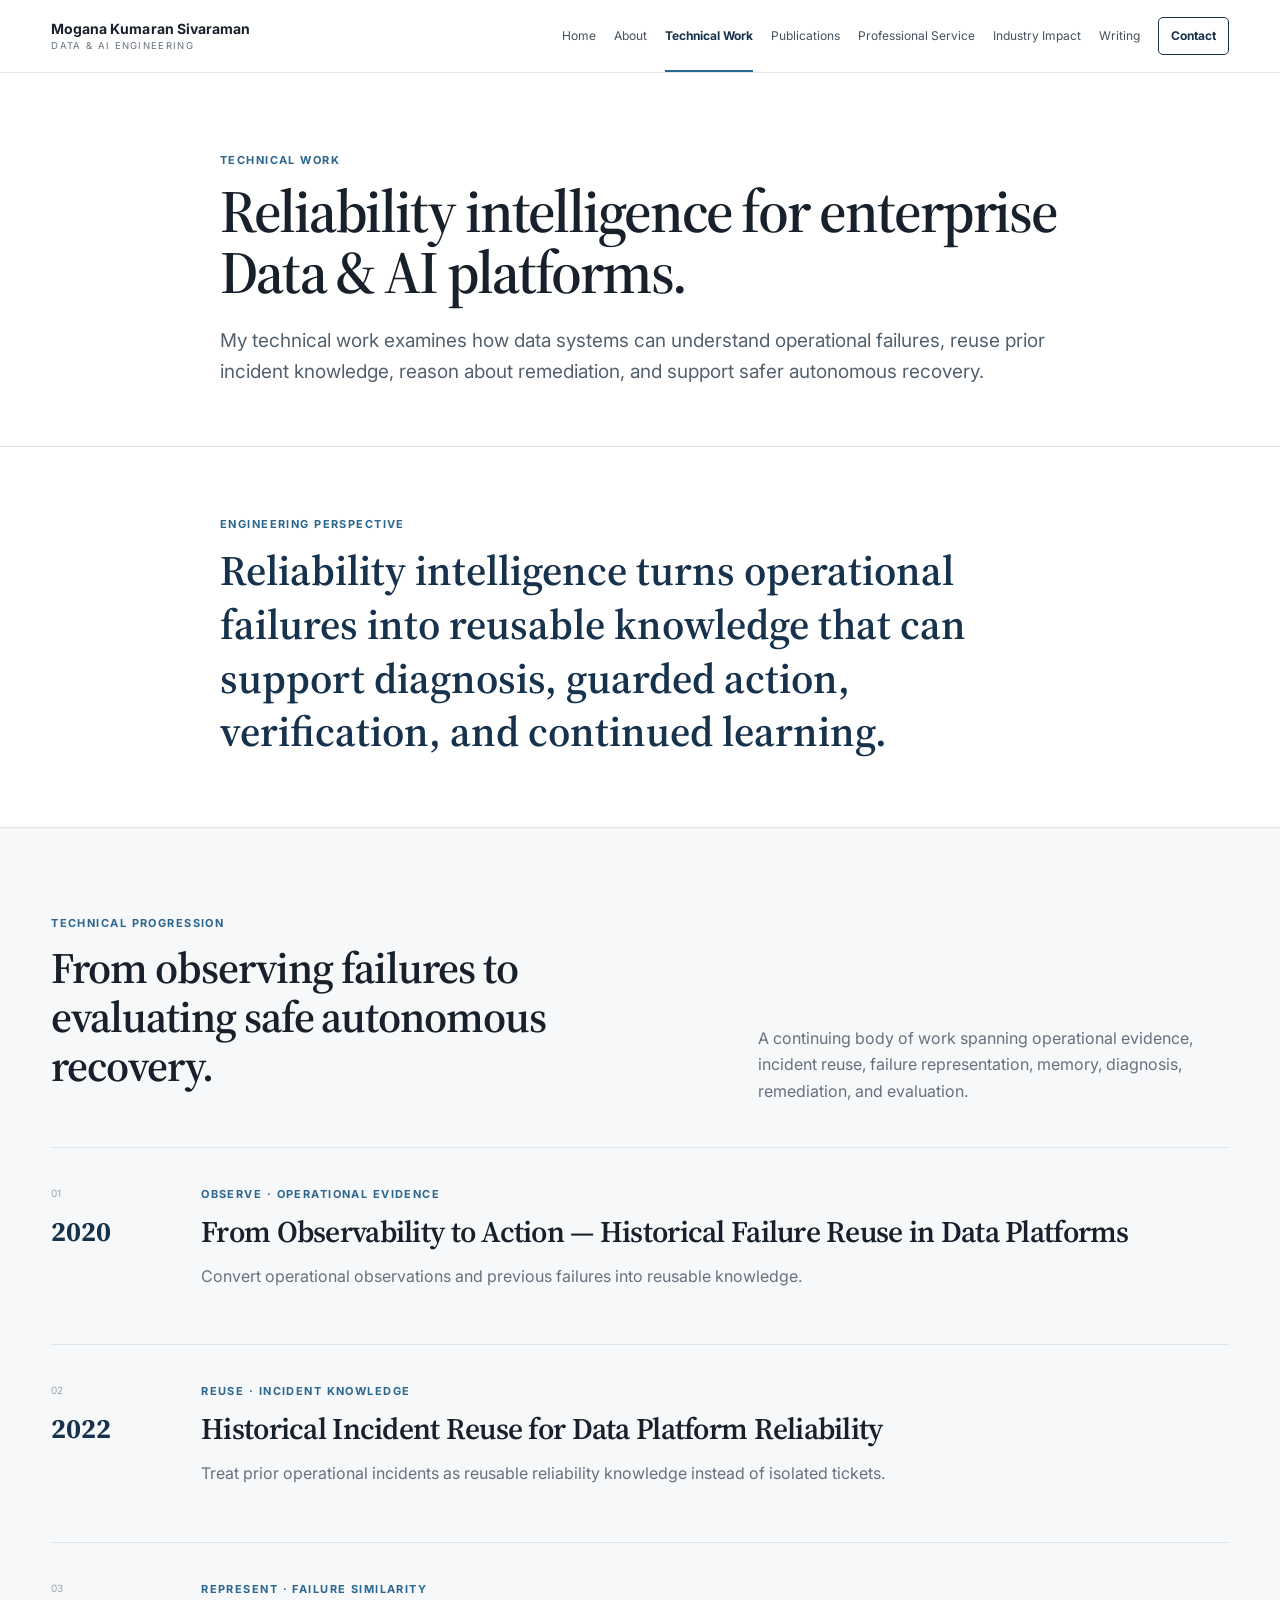
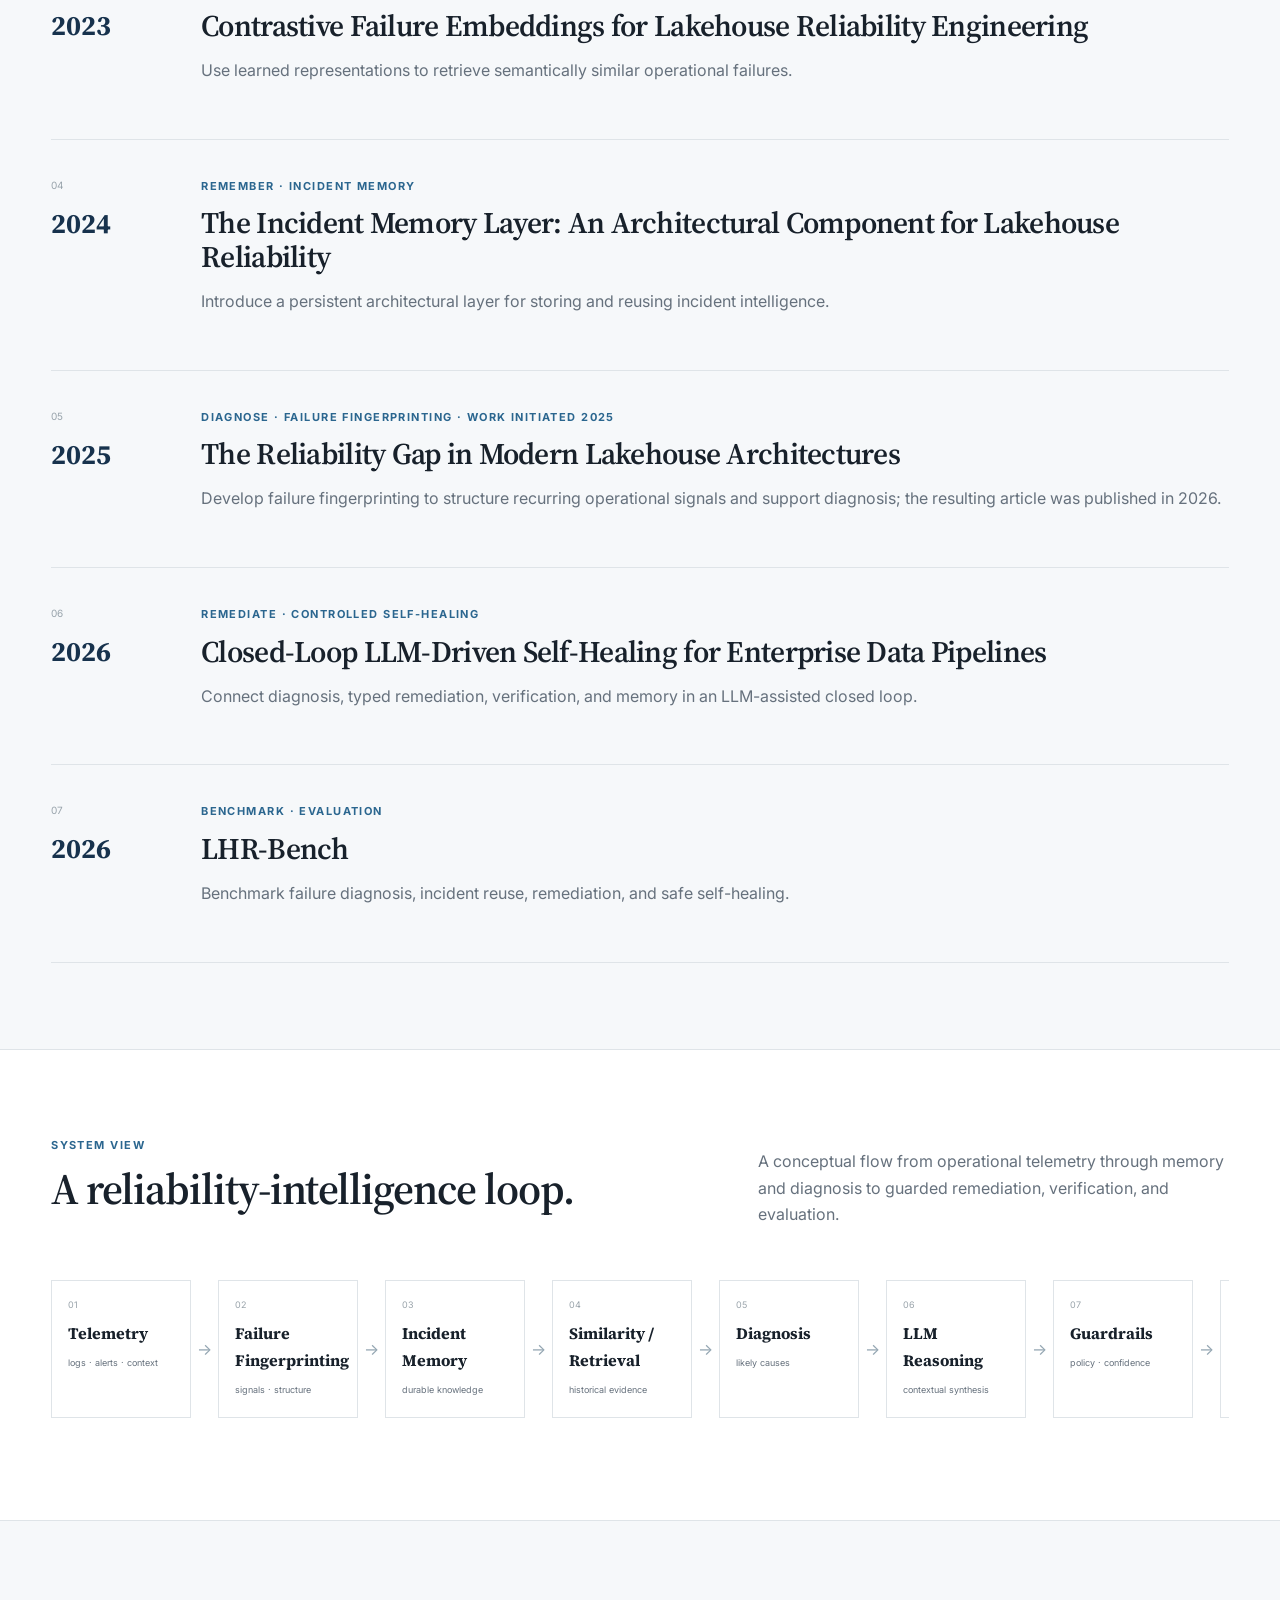
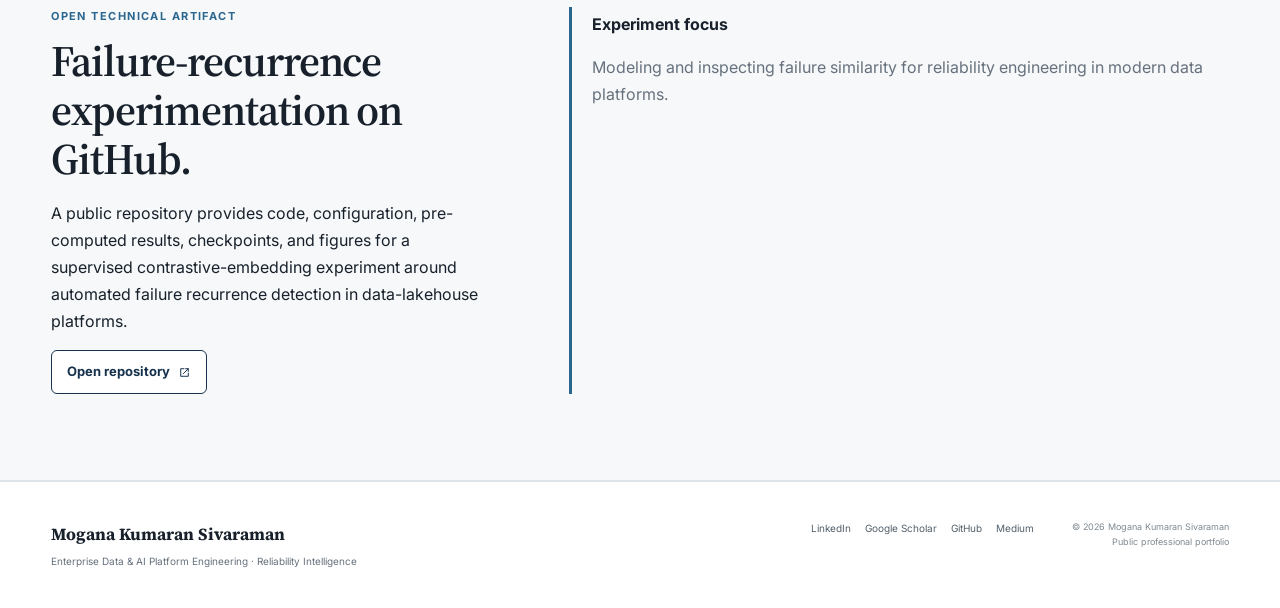
<file: research.html>
<!DOCTYPE html>
<html lang="en"><head>
<meta charset="utf-8"/><meta content="width=device-width,initial-scale=1" name="viewport"/>
<title>Technical Work | Mogana Kumaran Sivaraman — Reliability Intelligence</title><meta content="Technical work by Mogana Kumaran Sivaraman on reliability intelligence for enterprise Data &amp; AI platforms: failure understanding, incident memory, agentic systems, and safe autonomous recovery." name="description"/>
<link href="https://moganakumaran.github.io/portfolio/research.html" rel="canonical"/><link href="favicon.svg" rel="icon" type="image/svg+xml"/><link href="styles.css" rel="stylesheet"/>
<link href="https://fonts.googleapis.com" rel="preconnect"/><link crossorigin="" href="https://fonts.gstatic.com" rel="preconnect"/>
<link href="https://fonts.googleapis.com/css2?family=Inter:wght@400;500;600;700&amp;family=Source+Serif+4:opsz,wght@8..60,500;8..60,600&amp;display=swap" rel="stylesheet"/>
<meta content="Technical Work | Mogana Kumaran Sivaraman — Reliability Intelligence" property="og:title"/><meta content="A technical progression from failure observation and incident reuse to operational memory, safe remediation, and reliability benchmarking." property="og:description"/><meta content="profile" property="og:type"/><meta content="https://moganakumaran.github.io/portfolio/research.html" property="og:url"/>
<script type="application/ld+json">{"@context":"https://schema.org","@type":"ProfilePage","@id":"https://moganakumaran.github.io/portfolio/research.html#webpage","url":"https://moganakumaran.github.io/portfolio/research.html","name":"Technical Work | Mogana Kumaran Sivaraman — Reliability Intelligence","mainEntity":{"@type":"Person","@id":"https://moganakumaran.github.io/portfolio/#person","name":"Mogana Kumaran Sivaraman","url":"https://moganakumaran.github.io/portfolio/","jobTitle":"Enterprise Data & AI Platform Engineer","image":"https://avatars.githubusercontent.com/u/12140882?v=4","knowsAbout":["Reliability Intelligence","Failure Intelligence","Incident Memory","Lakehouse Reliability","Agentic Data Systems","Safe Autonomous Recovery","Reliability Benchmarking"],"sameAs":["https://www.linkedin.com/in/mogana-kumaran-s-8ab02026/","https://scholar.google.com/citations?user=x5o-nY0AAAAJ&hl=en","https://github.com/moganakumaran","https://medium.com/@moganakumaran"]}}</script>
<meta content="Mogana Kumaran Sivaraman" property="og:site_name"/><meta content="https://avatars.githubusercontent.com/u/12140882?v=4" property="og:image"/><meta content="summary" name="twitter:card"/></head><body><a class="skip-link" href="#main">Skip to content</a>
<header class="site-header"><div class="shell nav-shell"><a aria-label="Mogana Kumaran Sivaraman home" class="brand" href="index.html"><span class="brand-text"><strong>Mogana Kumaran Sivaraman</strong><small>Data &amp; AI Engineering</small></span></a><button aria-controls="site-nav" aria-expanded="false" aria-label="Toggle navigation" class="menu-btn">Menu</button><nav aria-label="Primary" class="nav-links" id="site-nav"><a class="nav-link" href="index.html">Home</a><a class="nav-link" href="about.html">About</a><a aria-current="page" class="nav-link active" href="research.html">Technical Work</a><a class="nav-link" href="publications.html">Publications</a><a class="nav-link" href="professional-service.html">Professional Service</a><a class="nav-link" href="industry-impact.html">Industry Impact</a><a class="nav-link" href="writing.html">Writing</a><a class="contact-button" href="contact.html">Contact</a></nav></div></header><main id="main">
<section class="page-hero"><div class="shell narrow"><div class="kicker">Technical work</div><h1>Reliability intelligence for enterprise Data &amp; AI platforms.</h1><p class="lede">My technical work examines how data systems can understand operational failures, reuse prior incident knowledge, reason about remediation, and support safer autonomous recovery.</p></div></section>
<section class="section research-thesis"><div class="shell narrow"><div class="kicker">Engineering perspective</div><blockquote>Reliability intelligence turns operational failures into reusable knowledge that can support diagnosis, guarded action, verification, and continued learning.</blockquote></div></section>
<section class="section soft"><div class="shell"><div class="section-intro"><div><div class="kicker">Technical progression</div><h2>From observing failures to evaluating safe autonomous recovery.</h2></div><p>A continuing body of work spanning operational evidence, incident reuse, failure representation, memory, diagnosis, remediation, and evaluation.</p></div><div class="research-timeline">
<article class="research-entry"><div class="research-marker"><span>01</span><strong>2020</strong></div><div class="research-copy"><div class="eyebrow">Observe · Operational evidence</div><h2>From Observability to Action — Historical Failure Reuse in Data Platforms</h2><p>Convert operational observations and previous failures into reusable knowledge.</p></div></article>
<article class="research-entry"><div class="research-marker"><span>02</span><strong>2022</strong></div><div class="research-copy"><div class="eyebrow">Reuse · Incident knowledge</div><h2>Historical Incident Reuse for Data Platform Reliability</h2><p>Treat prior operational incidents as reusable reliability knowledge instead of isolated tickets.</p></div></article>
<article class="research-entry"><div class="research-marker"><span>03</span><strong>2023</strong></div><div class="research-copy"><div class="eyebrow">Represent · Failure similarity</div><h2>Contrastive Failure Embeddings for Lakehouse Reliability Engineering</h2><p>Use learned representations to retrieve semantically similar operational failures.</p></div></article>
<article class="research-entry"><div class="research-marker"><span>04</span><strong>2024</strong></div><div class="research-copy"><div class="eyebrow">Remember · Incident memory</div><h2>The Incident Memory Layer: An Architectural Component for Lakehouse Reliability</h2><p>Introduce a persistent architectural layer for storing and reusing incident intelligence.</p></div></article>
<article class="research-entry"><div class="research-marker"><span>05</span><strong>2025</strong></div><div class="research-copy"><div class="eyebrow">Diagnose · Failure fingerprinting · Work initiated 2025</div><h2>The Reliability Gap in Modern Lakehouse Architectures</h2><p>Develop failure fingerprinting to structure recurring operational signals and support diagnosis; the resulting article was published in 2026.</p></div></article>
<article class="research-entry"><div class="research-marker"><span>06</span><strong>2026</strong></div><div class="research-copy"><div class="eyebrow">Remediate · Controlled self-healing</div><h2>Closed-Loop LLM-Driven Self-Healing for Enterprise Data Pipelines</h2><p>Connect diagnosis, typed remediation, verification, and memory in an LLM-assisted closed loop.</p></div></article>
<article class="research-entry"><div class="research-marker"><span>07</span><strong>2026</strong></div><div class="research-copy"><div class="eyebrow">Benchmark · Evaluation</div><h2>LHR-Bench</h2><p>Benchmark failure diagnosis, incident reuse, remediation, and safe self-healing.</p></div></article>
</div></div></section>
<section class="section"><div class="shell"><div class="section-intro"><div><div class="kicker">System view</div><h2>A reliability-intelligence loop.</h2></div><p>A conceptual flow from operational telemetry through memory and diagnosis to guarded remediation, verification, and evaluation.</p></div><div aria-label="Telemetry flows through failure fingerprinting, incident memory, similarity retrieval, diagnosis, LLM reasoning, guardrails, remediation, verification, and evaluation." class="architecture" role="img"><div class="arch-node"><span>01</span><strong>Telemetry</strong><small>logs · alerts · context</small></div><div class="arch-arrow">→</div><div class="arch-node"><span>02</span><strong>Failure Fingerprinting</strong><small>signals · structure</small></div><div class="arch-arrow">→</div><div class="arch-node"><span>03</span><strong>Incident Memory</strong><small>durable knowledge</small></div><div class="arch-arrow">→</div><div class="arch-node"><span>04</span><strong>Similarity / Retrieval</strong><small>historical evidence</small></div><div class="arch-arrow">→</div><div class="arch-node"><span>05</span><strong>Diagnosis</strong><small>likely causes</small></div><div class="arch-arrow">→</div><div class="arch-node"><span>06</span><strong>LLM Reasoning</strong><small>contextual synthesis</small></div><div class="arch-arrow">→</div><div class="arch-node"><span>07</span><strong>Guardrails</strong><small>policy · confidence</small></div><div class="arch-arrow">→</div><div class="arch-node"><span>08</span><strong>Remediation</strong><small>recommend / execute</small></div><div class="arch-arrow">→</div><div class="arch-node"><span>09</span><strong>Verification</strong><small>outcome checks</small></div><div class="arch-arrow">→</div><div class="arch-node"><span>10</span><strong>Benchmarking</strong><small>measure reliability</small></div></div></div></section>
<section class="section soft"><div class="shell editorial-split"><div><div class="kicker">Open technical artifact</div><h2>Failure-recurrence experimentation on GitHub.</h2><p>A public repository provides code, configuration, pre-computed results, checkpoints, and figures for a supervised contrastive-embedding experiment around automated failure recurrence detection in data-lakehouse platforms.</p><a class="button secondary" href="https://github.com/moganakumaran/contrastive-failure-embedding" rel="noopener" target="_blank">Open repository <svg aria-hidden="true" viewBox="0 0 24 24"><path d="M14 5h5v5M19 5l-9 9M19 13v6H5V5h6"></path></svg></a></div><div class="callout"><strong>Experiment focus</strong><p>Modeling and inspecting failure similarity for reliability engineering in modern data platforms.</p></div></div></section>
</main><footer class="site-footer"><div class="shell footer-grid"><div><strong>Mogana Kumaran Sivaraman</strong><p>Enterprise Data &amp; AI Platform Engineering · Reliability Intelligence</p></div><nav aria-label="External profiles" class="footer-links"><a href="https://www.linkedin.com/in/mogana-kumaran-s-8ab02026/" rel="me noopener" target="_blank">LinkedIn</a><a href="https://scholar.google.com/citations?user=x5o-nY0AAAAJ&amp;hl=en" rel="me noopener" target="_blank">Google Scholar</a><a href="https://github.com/moganakumaran" rel="me noopener" target="_blank">GitHub</a><a href="https://medium.com/@moganakumaran" rel="me noopener" target="_blank">Medium</a></nav><div class="footer-meta">© <span data-year=""></span> Mogana Kumaran Sivaraman<br/><span>Public professional portfolio</span></div></div></footer><script src="script.js"></script></body></html>
</file>
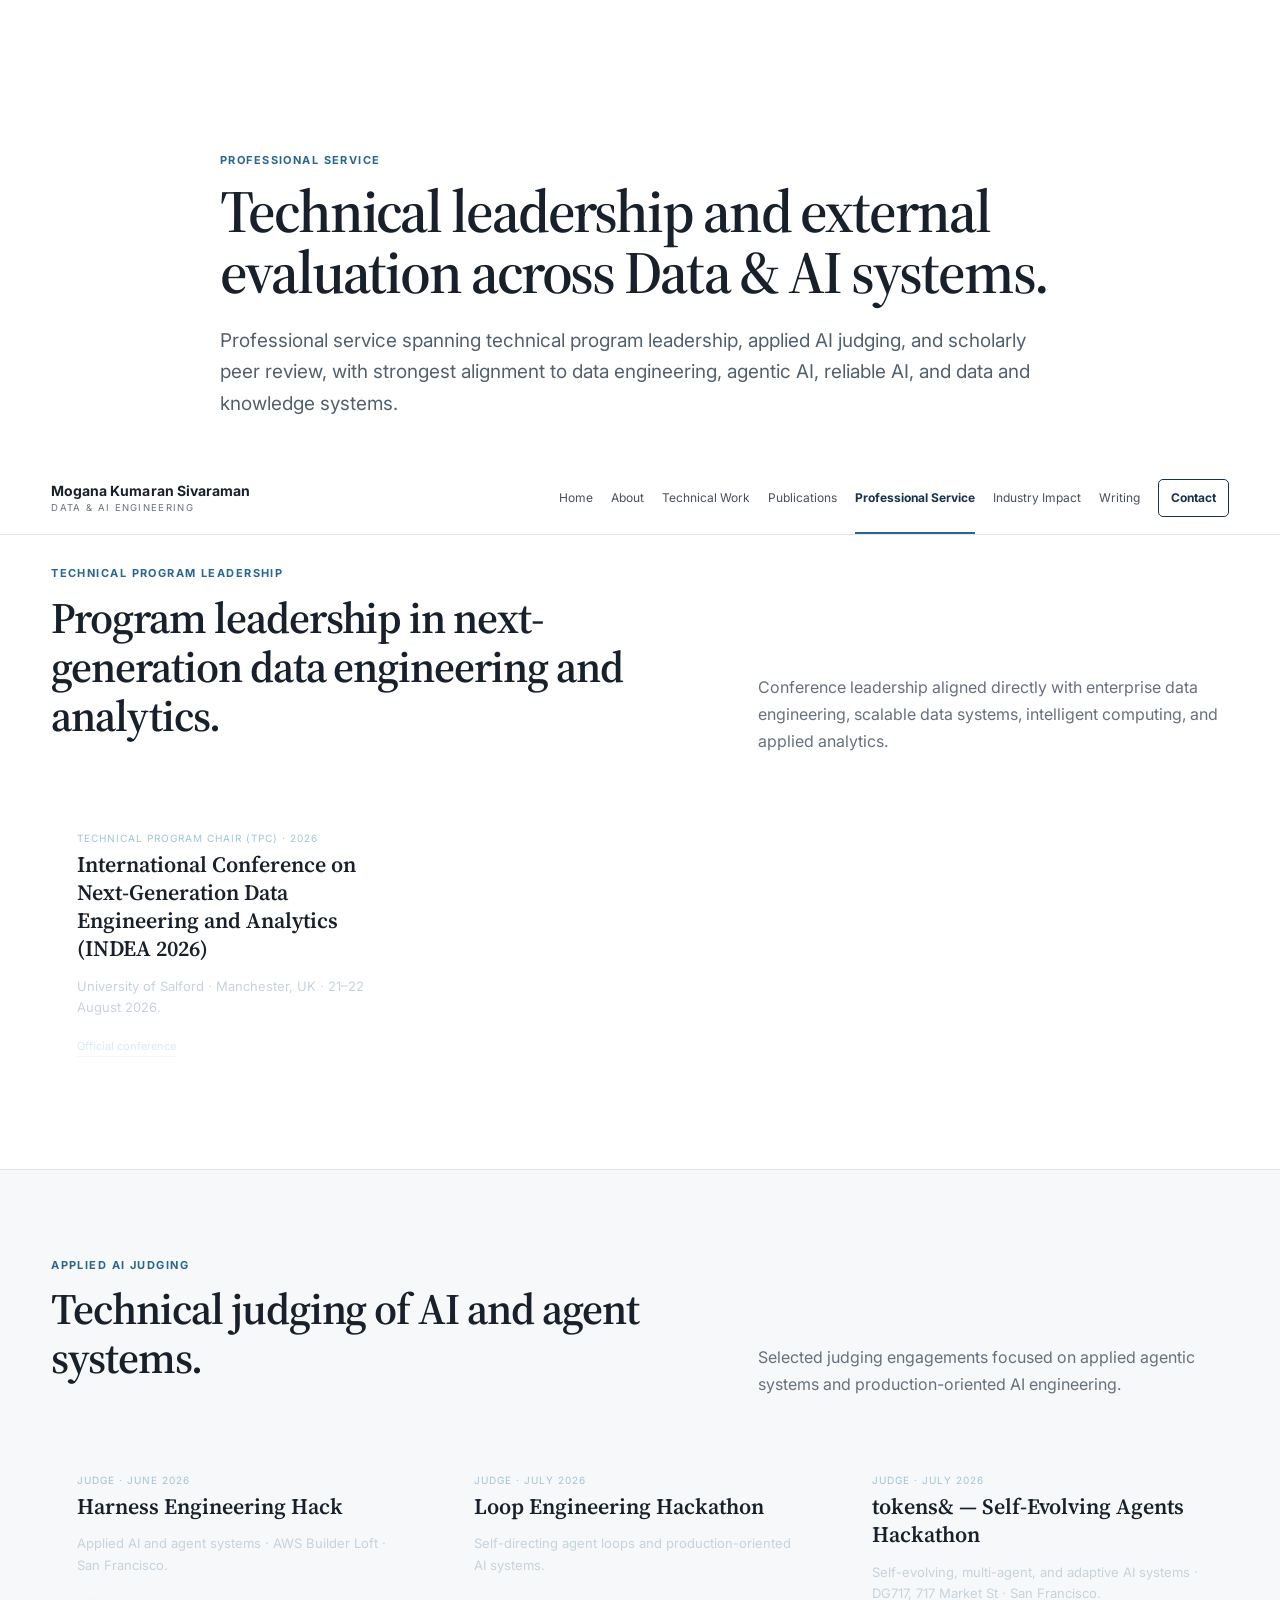
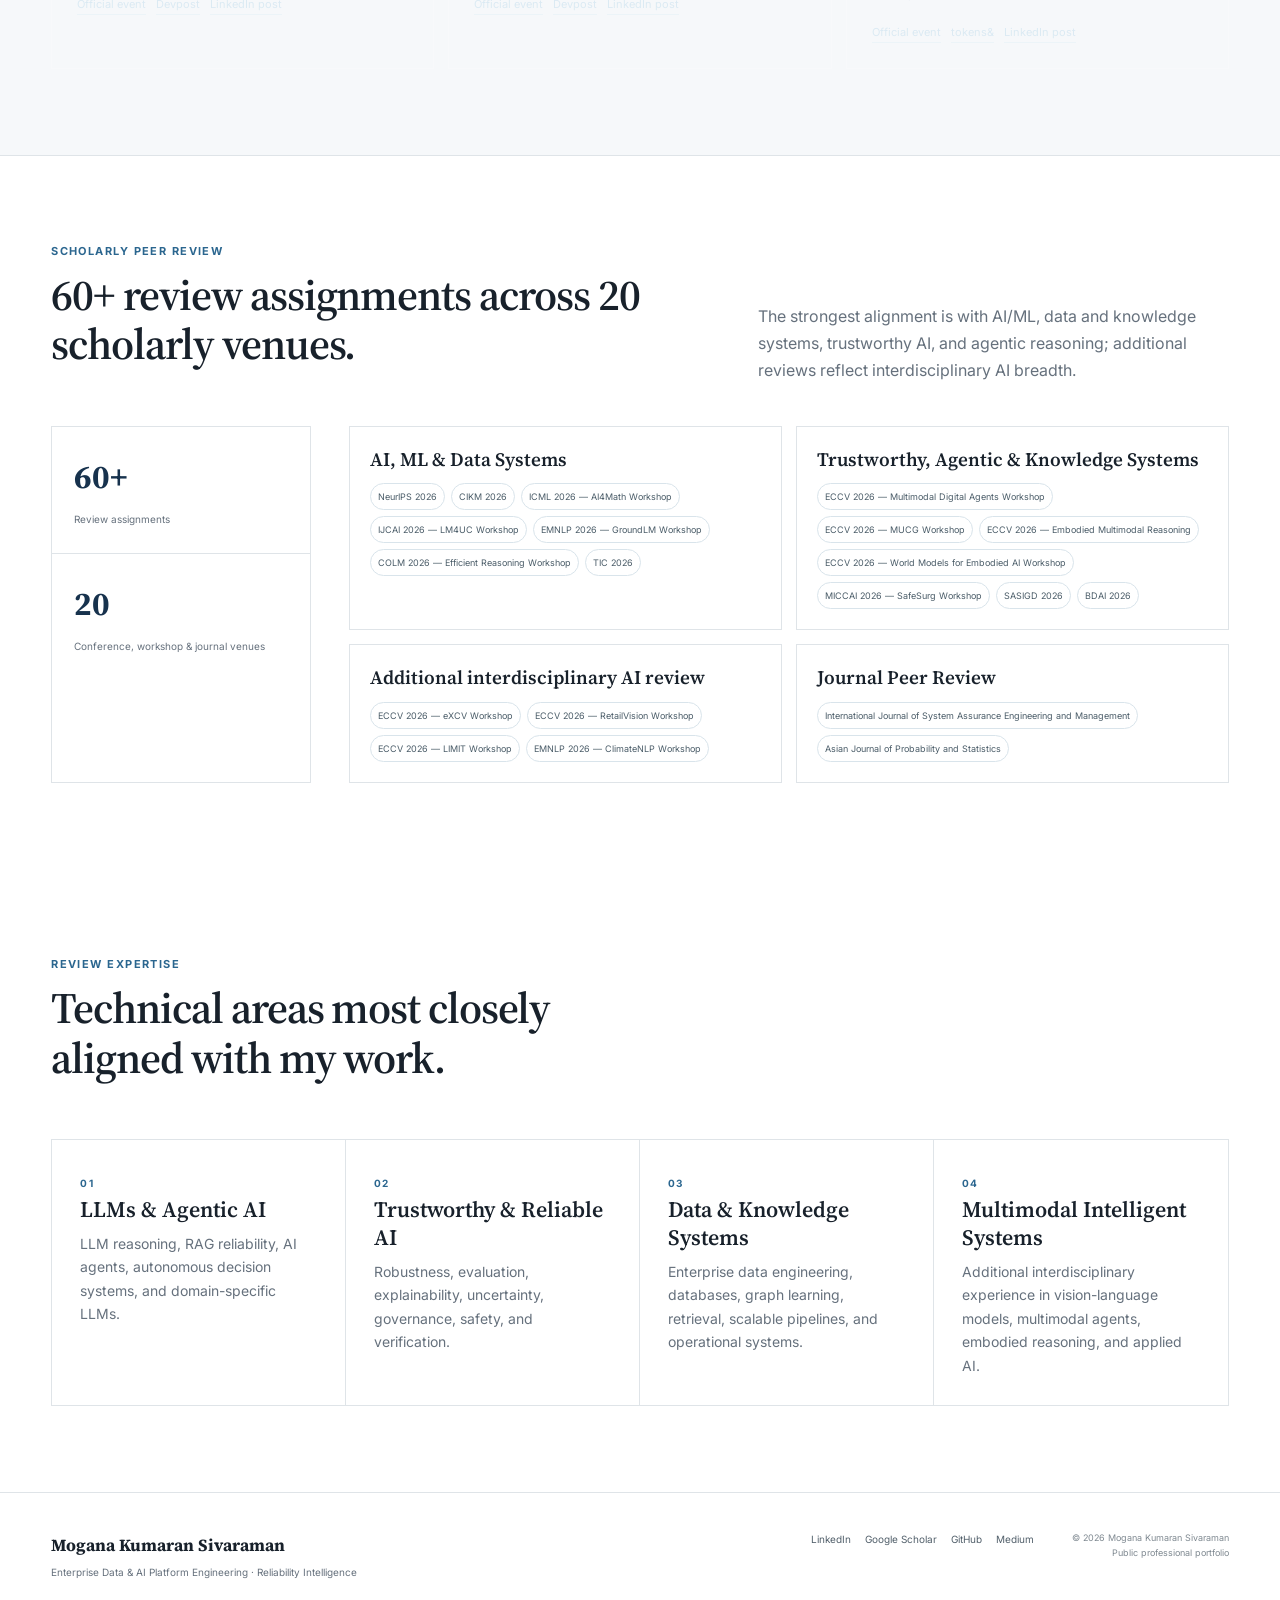
<file: speaking-judging.html>
<!doctype html><html><head><meta charset="utf-8"><meta http-equiv="refresh" content="0; url=professional-service.html#judging"><link rel="canonical" href="https://moganakumaran.github.io/portfolio/professional-service.html#judging"><title>Redirecting…</title></head><body><p><a href="professional-service.html#judging">Continue to Professional Service</a></p></body></html>
</file>
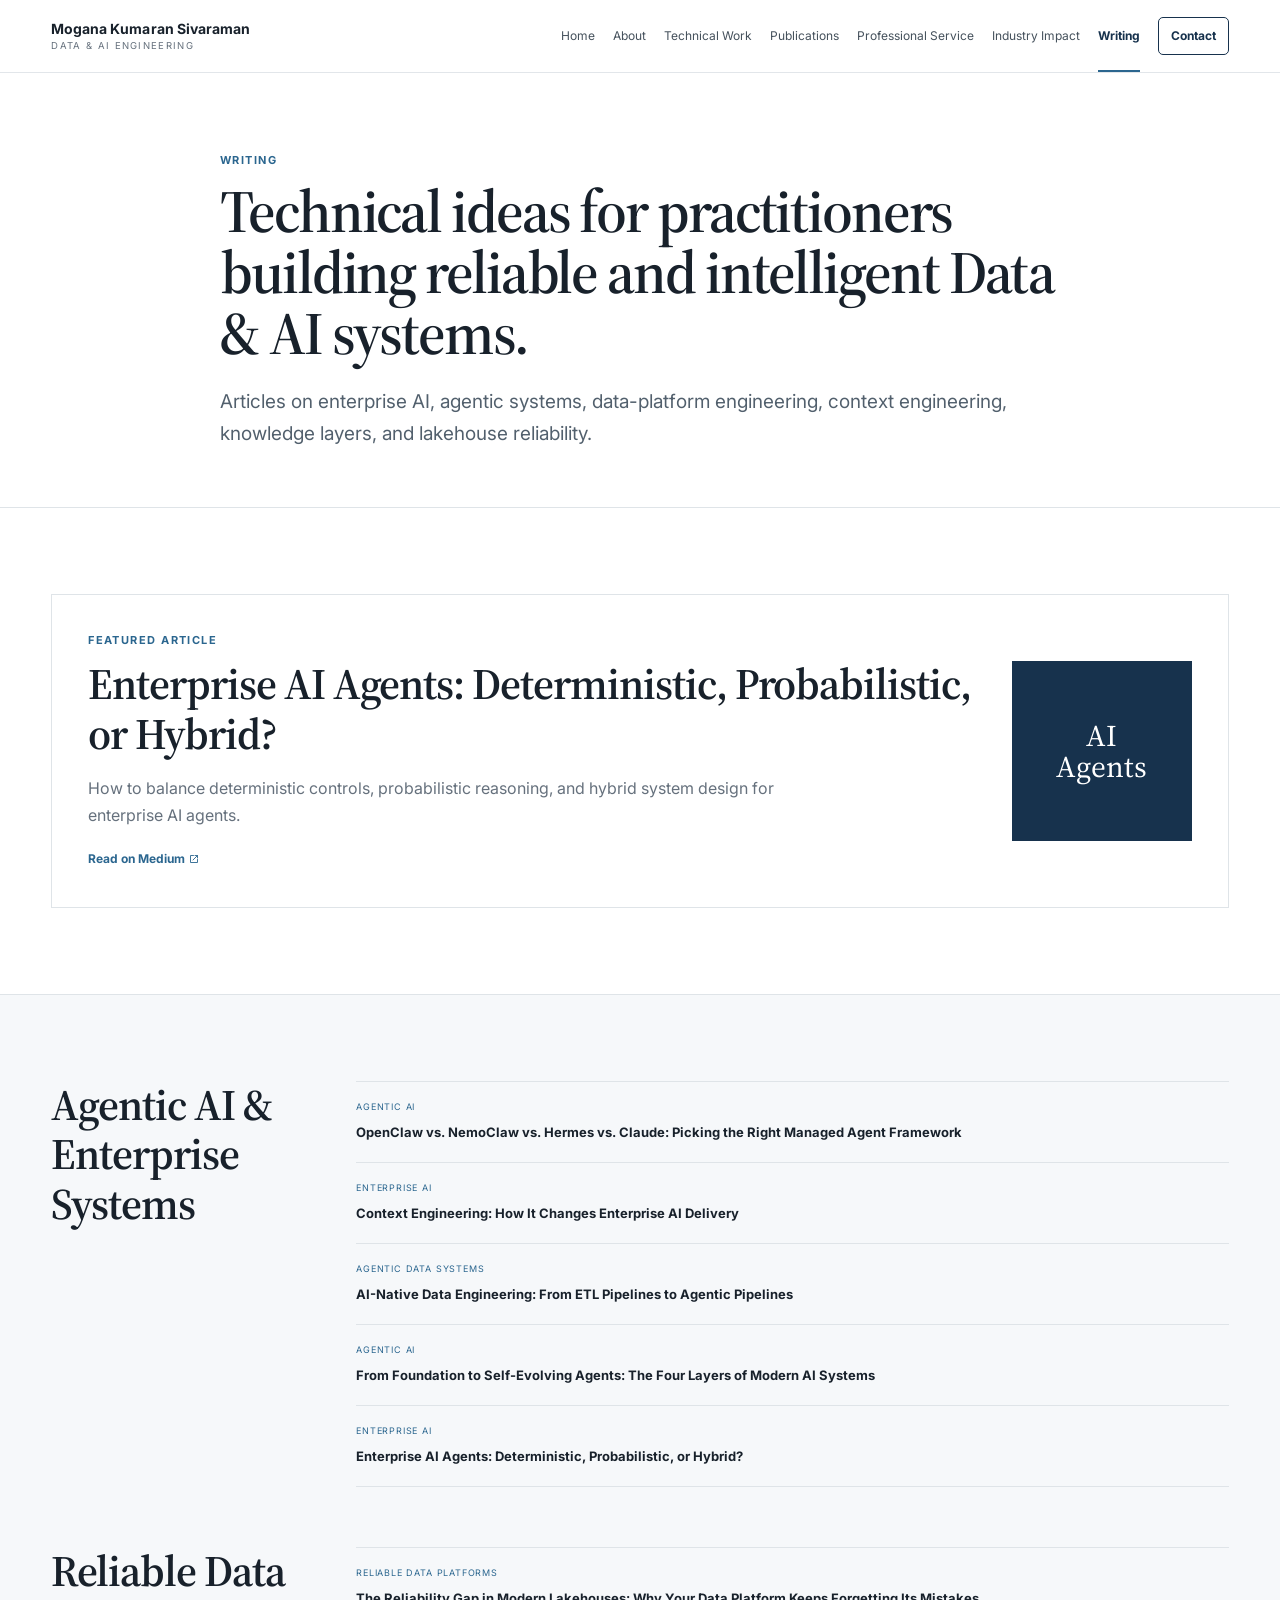
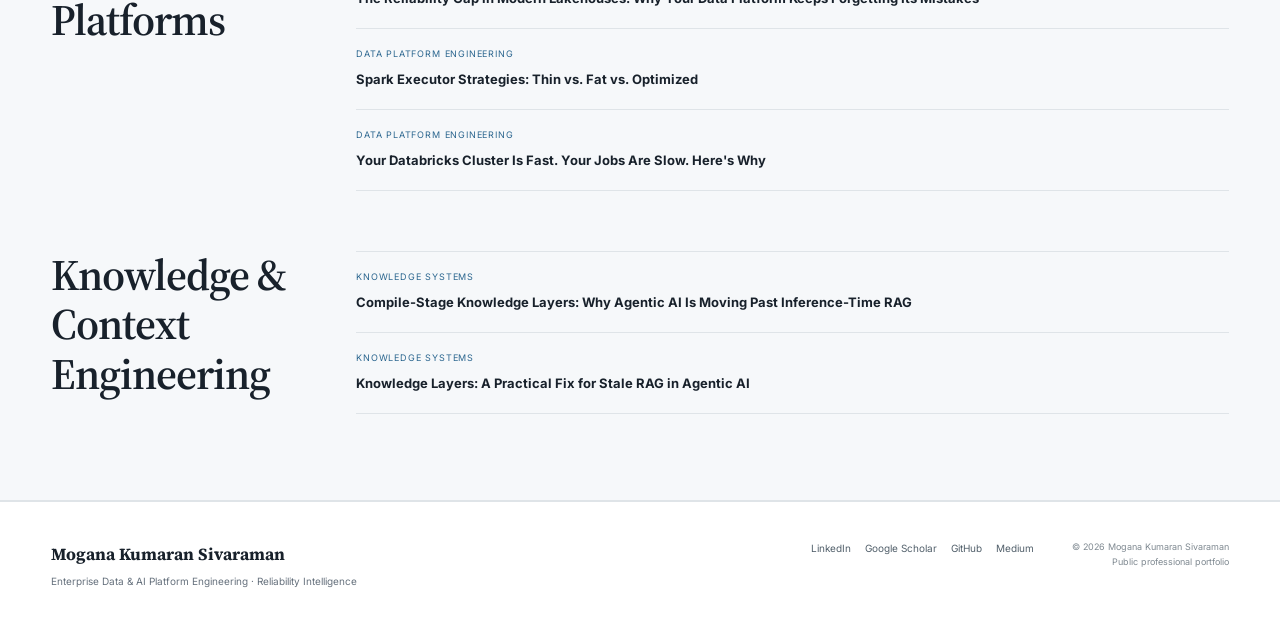
<file: writing.html>
<!DOCTYPE html>
<html lang="en"><head>
<meta charset="utf-8"/><meta content="width=device-width,initial-scale=1" name="viewport"/>
<title>Data &amp; AI Writing | Mogana Kumaran Sivaraman</title><meta content="Technical writing by Mogana Kumaran Sivaraman on reliable data platforms, enterprise AI, agentic data systems, context engineering, knowledge layers, Spark, Databricks, and lakehouse reliability." name="description"/>
<link href="https://moganakumaran.github.io/portfolio/writing.html" rel="canonical"/><link href="favicon.svg" rel="icon" type="image/svg+xml"/><link href="styles.css" rel="stylesheet"/>
<link href="https://fonts.googleapis.com" rel="preconnect"/><link crossorigin="" href="https://fonts.gstatic.com" rel="preconnect"/>
<link href="https://fonts.googleapis.com/css2?family=Inter:wght@400;500;600;700&amp;family=Source+Serif+4:opsz,wght@8..60,500;8..60,600&amp;display=swap" rel="stylesheet"/>
<meta content="Data &amp; AI Writing | Mogana Kumaran Sivaraman" property="og:title"/><meta content="Technical articles on reliable data platforms, enterprise AI, agentic systems, context engineering, and modern Data &amp; AI architecture." property="og:description"/><meta content="profile" property="og:type"/><meta content="https://moganakumaran.github.io/portfolio/writing.html" property="og:url"/>
<script type="application/ld+json">{"@context":"https://schema.org","@type":"ProfilePage","@id":"https://moganakumaran.github.io/portfolio/writing.html#webpage","url":"https://moganakumaran.github.io/portfolio/writing.html","name":"Data & AI Writing | Mogana Kumaran Sivaraman","mainEntity":{"@type":"Person","@id":"https://moganakumaran.github.io/portfolio/#person","name":"Mogana Kumaran Sivaraman","url":"https://moganakumaran.github.io/portfolio/","jobTitle":"Enterprise Data & AI Platform Engineer","sameAs":["https://www.linkedin.com/in/mogana-kumaran-s-8ab02026/","https://scholar.google.com/citations?user=x5o-nY0AAAAJ&hl=en","https://github.com/moganakumaran","https://medium.com/@moganakumaran"]}}</script>
<meta content="Mogana Kumaran Sivaraman" property="og:site_name"/><meta content="https://avatars.githubusercontent.com/u/12140882?v=4" property="og:image"/><meta content="summary" name="twitter:card"/></head><body><a class="skip-link" href="#main">Skip to content</a>
<header class="site-header"><div class="shell nav-shell"><a aria-label="Mogana Kumaran Sivaraman home" class="brand" href="index.html"><span class="brand-text"><strong>Mogana Kumaran Sivaraman</strong><small>Data &amp; AI Engineering</small></span></a><button aria-controls="site-nav" aria-expanded="false" aria-label="Toggle navigation" class="menu-btn">Menu</button><nav aria-label="Primary" class="nav-links" id="site-nav"><a class="nav-link" href="index.html">Home</a><a class="nav-link" href="about.html">About</a><a class="nav-link" href="research.html">Technical Work</a><a class="nav-link" href="publications.html">Publications</a><a class="nav-link" href="professional-service.html">Professional Service</a><a class="nav-link" href="industry-impact.html">Industry Impact</a><a aria-current="page" class="nav-link active" href="writing.html">Writing</a><a class="contact-button" href="contact.html">Contact</a></nav></div></header><main id="main">
<section class="page-hero"><div class="shell narrow"><div class="kicker">Writing</div><h1>Technical ideas for practitioners building reliable and intelligent Data &amp; AI systems.</h1><p class="lede">Articles on enterprise AI, agentic systems, data-platform engineering, context engineering, knowledge layers, and lakehouse reliability.</p></div></section>
<section class="section"><div class="shell"><a class="featured-article" href="https://medium.com/@moganakumaran/enterprise-ai-agents-deterministic-probabilistic-or-hybrid-df8a97029ca1" rel="noopener" target="_blank"><div><div class="kicker">Featured article</div><h2>Enterprise AI Agents: Deterministic, Probabilistic, or Hybrid?</h2><p>How to balance deterministic controls, probabilistic reasoning, and hybrid system design for enterprise AI agents.</p><span>Read on Medium <svg aria-hidden="true" viewBox="0 0 24 24"><path d="M14 5h5v5M19 5l-9 9M19 13v6H5V5h6"></path></svg></span></div><div class="feature-mark">AI<br/>Agents</div></a></div></section>
<section class="section soft"><div class="shell writing-layout"><section class="writing-category"><div class="category-heading"><h2>Agentic AI &amp; Enterprise Systems</h2></div><div class="article-list"><a class="article-row" href="https://medium.com/@moganakumaran/openclaw-vs-nemoclaw-vs-hermes-vs-claude-picking-the-right-managed-agent-framework-630df5a9aa76" rel="noopener" target="_blank"><div><span>Agentic AI</span><strong>OpenClaw vs. NemoClaw vs. Hermes vs. Claude: Picking the Right Managed Agent Framework</strong></div></a><a class="article-row" href="https://medium.com/@moganakumaran/context-engineering-how-it-changes-enterprise-ai-delivery-0149aea429b4" rel="noopener" target="_blank"><div><span>Enterprise AI</span><strong>Context Engineering: How It Changes Enterprise AI Delivery</strong></div></a><a class="article-row" href="https://medium.com/@moganakumaran/ai-native-data-engineering-from-etl-pipelines-to-agentic-pipelines-8e1ff016dfde" rel="noopener" target="_blank"><div><span>Agentic data systems</span><strong>AI-Native Data Engineering: From ETL Pipelines to Agentic Pipelines</strong></div></a><a class="article-row" href="https://medium.com/@moganakumaran/from-foundation-to-self-evolving-agents-the-four-layers-of-modern-ai-systems-05c14d91d329" rel="noopener" target="_blank"><div><span>Agentic AI</span><strong>From Foundation to Self-Evolving Agents: The Four Layers of Modern AI Systems</strong></div></a><a class="article-row" href="https://medium.com/@moganakumaran/enterprise-ai-agents-deterministic-probabilistic-or-hybrid-df8a97029ca1" rel="noopener" target="_blank"><div><span>Enterprise AI</span><strong>Enterprise AI Agents: Deterministic, Probabilistic, or Hybrid?</strong></div></a></div></section><section class="writing-category"><div class="category-heading"><h2>Reliable Data Platforms</h2></div><div class="article-list"><a class="article-row" href="https://medium.com/@moganakumaran/the-reliability-gap-in-modern-lakehouses-why-your-data-platform-keeps-forgetting-its-mistakes-a35ecb9e8709" rel="noopener" target="_blank"><div><span>Reliable data platforms</span><strong>The Reliability Gap in Modern Lakehouses: Why Your Data Platform Keeps Forgetting Its Mistakes</strong></div></a><a class="article-row" href="https://medium.com/@moganakumaran/spark-executor-strategies-thin-vs-fat-vs-optimized-d097b8224771" rel="noopener" target="_blank"><div><span>Data platform engineering</span><strong>Spark Executor Strategies: Thin vs. Fat vs. Optimized</strong></div></a><a class="article-row" href="https://medium.com/@moganakumaran/your-databricks-cluster-is-fast-your-jobs-are-slow-heres-why-8527dda29e1b" rel="noopener" target="_blank"><div><span>Data platform engineering</span><strong>Your Databricks Cluster Is Fast. Your Jobs Are Slow. Here's Why</strong></div></a></div></section><section class="writing-category"><div class="category-heading"><h2>Knowledge &amp; Context Engineering</h2></div><div class="article-list"><a class="article-row" href="https://medium.com/@moganakumaran/compile-stage-knowledge-layers-why-agentic-ai-is-moving-past-inference-time-rag-b3cf90599c5d" rel="noopener" target="_blank"><div><span>Knowledge systems</span><strong>Compile-Stage Knowledge Layers: Why Agentic AI Is Moving Past Inference-Time RAG</strong></div></a><a class="article-row" href="https://medium.com/@moganakumaran/knowledge-layers-a-practical-fix-for-stale-rag-in-agentic-ai-7e688b884e5b" rel="noopener" target="_blank"><div><span>Knowledge systems</span><strong>Knowledge Layers: A Practical Fix for Stale RAG in Agentic AI</strong></div></a></div></section></div></section>
</main><footer class="site-footer"><div class="shell footer-grid"><div><strong>Mogana Kumaran Sivaraman</strong><p>Enterprise Data &amp; AI Platform Engineering · Reliability Intelligence</p></div><nav aria-label="External profiles" class="footer-links"><a href="https://www.linkedin.com/in/mogana-kumaran-s-8ab02026/" rel="me noopener" target="_blank">LinkedIn</a><a href="https://scholar.google.com/citations?user=x5o-nY0AAAAJ&amp;hl=en" rel="me noopener" target="_blank">Google Scholar</a><a href="https://github.com/moganakumaran" rel="me noopener" target="_blank">GitHub</a><a href="https://medium.com/@moganakumaran" rel="me noopener" target="_blank">Medium</a></nav><div class="footer-meta">© <span data-year=""></span> Mogana Kumaran Sivaraman<br/><span>Public professional portfolio</span></div></div></footer><script src="script.js"></script></body></html>
</file>
<file: styles.css>
:root{
  --bg:#ffffff;--surface:#f6f8fa;--surface-2:#eef2f5;--ink:#18212b;--muted:#66717d;--line:#dfe4e8;
  --navy:#17324d;--navy-2:#244c6e;--blue:#2b668f;--blue-soft:#eaf2f7;--green:#2f6d5f;--green-soft:#edf6f2;
  --serif:"Source Serif 4","Iowan Old Style","Palatino Linotype",Georgia,serif;
  --sans:"Inter","SF Pro Text","Segoe UI",system-ui,-apple-system,sans-serif;
  --max:1220px;--narrow:840px;--shadow:0 18px 50px rgba(23,50,77,.08);--radius:10px;
}
*{box-sizing:border-box}html{scroll-behavior:smooth}body{margin:0;background:var(--bg);color:var(--ink);font-family:var(--sans);line-height:1.68;-webkit-font-smoothing:antialiased}a{color:var(--blue);text-decoration:none}a:hover{text-decoration:underline}svg{width:1em;height:1em;fill:none;stroke:currentColor;stroke-width:1.8;stroke-linecap:round;stroke-linejoin:round;vertical-align:-.14em}.shell{width:min(92%,var(--max));margin:0 auto}.narrow{max-width:var(--narrow)}.skip-link{position:absolute;left:-10000px;top:10px;background:#fff;border:1px solid var(--line);padding:10px 14px;z-index:999}.skip-link:focus{left:10px}.kicker,.eyebrow{text-transform:uppercase;letter-spacing:.13em;font-size:11px;font-weight:700;color:var(--blue);margin-bottom:11px}.kicker.light{color:#a9c9df}h1,h2,h3,blockquote{font-family:var(--serif);font-weight:600;color:var(--ink)}h1{font-size:clamp(42px,5.9vw,72px);line-height:1.02;letter-spacing:-.035em;margin:0 0 22px}h2{font-size:clamp(30px,3.4vw,44px);line-height:1.13;letter-spacing:-.024em;margin:0 0 14px}h3{font-size:22px;line-height:1.28;margin:0 0 9px}.lede{font-size:19px;line-height:1.65;color:#52606d;margin:0;max-width:850px}.large-copy{font-size:19px;color:#485661;line-height:1.7}.section{padding:86px 0}.section.soft{background:var(--surface);border-top:1px solid var(--line);border-bottom:1px solid var(--line)}.section-intro{display:grid;grid-template-columns:minmax(0,1.15fr) minmax(300px,.85fr);gap:70px;align-items:end;margin-bottom:42px}.section-intro>p{color:var(--muted);margin:0}.section-side-link{justify-self:end;align-self:end;font-weight:700;font-size:13px}.section-cta{margin-top:32px}.text-link{display:inline-flex;align-items:center;gap:8px;font-size:13px;font-weight:600}.text-link.strong{font-weight:700}.button{display:inline-flex;align-items:center;gap:8px;min-height:44px;padding:10px 15px;border:1px solid var(--navy);border-radius:6px;font-size:13px;font-weight:700;transition:transform .15s ease,box-shadow .15s ease}.button:hover{text-decoration:none;transform:translateY(-1px)}.button.primary{background:var(--navy);color:#fff}.button.secondary{background:#fff;color:var(--navy)}.button.text-button{border-color:transparent;color:var(--navy);padding-inline:5px}.light-button{background:#fff;color:var(--navy);border-color:#fff}
.site-header{position:sticky;top:0;z-index:80;background:rgba(255,255,255,.96);backdrop-filter:blur(14px);border-bottom:1px solid rgba(223,228,232,.9)}.nav-shell{min-height:72px;display:flex;align-items:center;justify-content:space-between;gap:26px}.brand{display:flex;align-items:center;color:var(--ink);min-width:252px}.brand:hover{text-decoration:none}.brand-monogram{width:38px;height:38px;display:grid;place-items:center;border:1px solid var(--navy);color:var(--navy);font-family:var(--serif);font-weight:700;font-size:13px}.brand-text{display:grid;line-height:1.12}.brand-text strong{font-size:14px;letter-spacing:.002em}.brand-text small{font-size:9.5px;text-transform:uppercase;letter-spacing:.14em;color:var(--muted);margin-top:4px}.nav-links{display:flex;align-items:center;gap:18px;font-size:12px;white-space:nowrap}.nav-link{color:#45515c;padding:26px 0 24px;border-bottom:2px solid transparent}.nav-link.active{color:var(--navy);border-color:var(--blue);font-weight:700}.contact-button{padding:8px 12px;border:1px solid var(--navy);border-radius:5px;color:var(--navy);font-weight:700}.contact-button:hover{text-decoration:none;background:var(--navy);color:#fff}.menu-btn{display:none;border:1px solid var(--line);background:#fff;border-radius:5px;padding:8px 11px;color:var(--ink)}
.hero{padding:88px 0 78px}.hero-layout{display:grid;grid-template-columns:minmax(0,1.35fr) minmax(270px,.65fr);gap:82px;align-items:center}.hero-role{font-size:15px;font-weight:650;color:var(--navy);margin:-8px 0 20px}.hero-actions{display:flex;gap:10px;align-items:center;flex-wrap:wrap;margin:30px 0 26px}.identity-links{display:flex;gap:17px;flex-wrap:wrap;font-size:12px}.identity-links a{color:#4a5862;font-weight:600}.portrait-panel{background:var(--surface);border:1px solid var(--line);padding:12px;box-shadow:var(--shadow)}.profile-photo{display:block;width:100%;aspect-ratio:1/1;object-fit:cover;background:var(--surface-2)}.portrait-caption{padding:18px 10px 10px;display:grid}.portrait-caption strong{font-family:var(--serif);font-size:19px}.portrait-caption span{font-size:12px;color:var(--navy);margin-top:4px}.portrait-caption small{font-size:10px;line-height:1.5;color:#87919a;margin-top:10px}.credibility-strip{background:var(--navy);color:#fff}.metrics{display:grid;grid-template-columns:repeat(4,1fr)}.metrics>div{padding:27px 25px;border-right:1px solid rgba(255,255,255,.14)}.metrics>div:last-child{border-right:0}.metrics strong{display:block;font-family:var(--serif);font-size:34px;line-height:1}.metrics span{display:block;font-size:11px;color:#c6d5df;margin-top:8px}.focus-grid{display:grid;grid-template-columns:repeat(3,1fr);border:1px solid var(--line);background:#fff}.focus-grid.four{grid-template-columns:repeat(4,1fr)}.focus-grid article{padding:28px;border-right:1px solid var(--line)}.focus-grid article:last-child{border-right:0}.focus-grid article>span,.process-grid article>span{font-size:10px;letter-spacing:.13em;color:var(--blue);font-weight:700}.focus-grid p,.process-grid p{color:var(--muted);font-size:14px;margin:0}.research-ribbon{list-style:none;margin:0;padding:0;display:grid;grid-template-columns:repeat(7,1fr);border:1px solid var(--line);background:#fff}.research-ribbon li{position:relative;padding:22px 15px;min-height:178px;border-right:1px solid var(--line);display:flex;flex-direction:column}.research-ribbon li:last-child{border-right:0}.research-ribbon li:not(:last-child)::after{content:"";position:absolute;right:-5px;top:33px;width:9px;height:9px;background:#fff;border-top:1px solid var(--line);border-right:1px solid var(--line);transform:rotate(45deg);z-index:2}.arc-step{font-size:10px;color:#9aa4ab}.arc-year{font-size:11px;color:var(--blue);margin-top:16px}.research-ribbon strong{font-family:var(--serif);font-size:17px;margin-top:5px}.research-ribbon small{color:var(--muted);font-size:10px;margin-top:auto}.feature-grid{display:grid;grid-template-columns:repeat(3,1fr);gap:16px}.feature-card{border:1px solid var(--line);padding:26px;background:#fff;display:flex;flex-direction:column;min-height:255px}.feature-card p{color:var(--muted);font-size:14px}.feature-card .text-link{margin-top:auto}.service-highlight{background:var(--navy);color:#fff}.service-highlight h2,.service-highlight h3{color:#fff}.light-intro>p{color:#c5d4de}.service-feature-grid{display:grid;grid-template-columns:repeat(3,1fr);gap:14px}.service-feature-grid article{border:1px solid rgba(255,255,255,.18);padding:25px;background:rgba(255,255,255,.035)}.service-feature-grid article>span{font-size:10px;letter-spacing:.1em;text-transform:uppercase;color:#9fc4db}.service-feature-grid p{font-size:13px;color:#c6d3dc}.micro-links{display:flex;gap:10px;flex-wrap:wrap;margin-top:18px}.micro-links a{font-size:11px;color:#dbeaf3;border-bottom:1px solid rgba(219,234,243,.35)}.editorial-split{display:grid;grid-template-columns:minmax(0,.8fr) minmax(0,1.2fr);gap:78px}.editorial-list{border-top:1px solid var(--line)}.editorial-list a{display:grid;grid-template-columns:1fr 18px;gap:14px;padding:18px 0;border-bottom:1px solid var(--line);color:var(--ink)}.editorial-list a:hover{text-decoration:none}.editorial-list span{display:block;text-transform:uppercase;letter-spacing:.09em;font-size:9px;color:var(--blue);margin-bottom:5px}.editorial-list strong{font-size:13px}.editorial-list svg{grid-column:2;grid-row:1;margin-top:11px}
.page-hero{padding:78px 0 58px;border-bottom:1px solid var(--line);background:#fff}.page-hero h1{font-size:clamp(40px,5vw,60px)}.page-hero-grid{display:grid;grid-template-columns:1fr 190px;gap:60px;align-items:center}.about-photo{width:190px;height:190px;border-radius:50%;object-fit:cover;border:1px solid var(--line);padding:6px;background:#fff}.about-layout{display:grid;grid-template-columns:270px 1fr;gap:78px}.profile-sidebar{position:sticky;top:104px;align-self:start;border-top:2px solid var(--navy);padding-top:18px}.sidebar-name{display:grid}.sidebar-name strong{font-family:var(--serif);font-size:22px}.sidebar-name span{font-size:12px;color:var(--muted);margin-top:4px}.sidebar-links{display:grid;margin-top:20px;border-top:1px solid var(--line)}.sidebar-links a{padding:9px 0;border-bottom:1px solid var(--line);font-size:12px}.sidebar-note{font-size:10px;color:#8a949c;line-height:1.55;margin-top:17px}.prose-column{max-width:780px}.prose-column p{color:#4c5964}.prose-column h3{margin-top:35px}.tag-cloud{display:flex;flex-wrap:wrap;gap:8px}.tag-cloud span,.technology-band span{padding:7px 10px;border:1px solid var(--line);background:#fff;border-radius:999px;font-size:11px;color:#4f5d67}.process-grid{display:grid;grid-template-columns:repeat(4,1fr);border:1px solid var(--line);background:#fff}.process-grid article{padding:26px;border-right:1px solid var(--line)}.process-grid article:last-child{border-right:0}.statement-section blockquote,.research-thesis blockquote{font-size:clamp(26px,4vw,42px);line-height:1.28;margin:0;color:var(--navy)}
.research-thesis{padding-top:68px;padding-bottom:68px}.research-timeline{border-top:1px solid var(--line)}.research-entry{display:grid;grid-template-columns:115px 1fr;gap:35px;padding:37px 0;border-bottom:1px solid var(--line)}.research-marker{display:grid;align-content:start;gap:6px}.research-marker span{font-size:10px;color:#98a3ab}.research-marker strong{font-family:var(--serif);font-size:28px;color:var(--navy)}.research-copy h2{font-size:30px}.research-copy>p{color:var(--muted);margin:0 0 18px}.research-meta{display:grid;grid-template-columns:1fr 1fr;gap:13px}.research-meta span{border-left:2px solid #c8d9e4;padding-left:12px;font-size:12px;color:#596771}.research-meta b{display:block;color:var(--navy);font-size:10px;text-transform:uppercase;letter-spacing:.09em;margin-bottom:3px}.architecture{display:flex;align-items:stretch;gap:6px;overflow-x:auto;padding:10px 0 16px}.arch-node{min-width:140px;flex:1;border:1px solid var(--line);background:#fff;padding:16px}.arch-node span{display:block;font-size:9px;color:#9aa4ab}.arch-node strong{display:block;font-family:var(--serif);font-size:16px;margin-top:8px}.arch-node small{font-size:9px;color:var(--muted)}.arch-arrow{display:grid;place-items:center;color:#94a6b2}.callout{border-left:3px solid var(--blue);padding:4px 0 4px 20px}.callout p{color:var(--muted)}
.publication-shell{max-width:1040px}.publication-toolbar{display:flex;justify-content:space-between;gap:25px;align-items:center;padding-bottom:25px;border-bottom:1px solid var(--line)}.publication-toolbar>div{display:grid}.publication-toolbar strong{font-family:var(--serif);font-size:19px}.publication-toolbar span{font-size:11px;color:var(--muted);margin-top:3px}.publication-row{display:grid;grid-template-columns:90px 1fr;gap:32px;padding:32px 0;border-bottom:1px solid var(--line)}.pub-year{font-family:var(--serif);font-size:27px;color:var(--navy)}.pub-main h2{font-size:28px}.pub-main>p{color:var(--muted);margin:0 0 13px}.publication-links{display:flex;gap:15px;flex-wrap:wrap}.publication-links a{display:inline-flex;align-items:center;gap:5px;font-size:11px;font-weight:600}.editorial-note{margin-top:30px;background:var(--surface);border-left:3px solid #b8cedd;padding:18px 20px;font-size:12px;color:#5a6872}
.subnav{position:sticky;top:72px;z-index:40;background:#fff;border-bottom:1px solid var(--line)}.subnav .shell{display:flex;gap:24px;overflow:auto}.subnav a{padding:13px 0;font-size:11px;white-space:nowrap;color:#52606a;font-weight:600}.service-stack{display:grid;gap:22px}.service-card{border:1px solid var(--line);background:#fff;padding:31px}.service-top{display:flex;justify-content:space-between;gap:30px;align-items:start}.service-card h2{font-size:31px}.role-badge{display:inline-block;background:var(--navy);color:#fff;padding:5px 9px;font-size:9px;text-transform:uppercase;letter-spacing:.1em;border-radius:3px}.verified-mark{font-size:10px;text-transform:uppercase;letter-spacing:.09em;color:var(--green);background:var(--green-soft);padding:6px 8px;border:1px solid #d3e8df}.verified-mark.neutral{color:var(--navy);background:var(--blue-soft);border-color:#d5e5ef}.service-org{font-size:12px;color:var(--navy);font-weight:600}.service-card>p:not(.service-org){color:var(--muted)}.service-facts{display:grid;grid-template-columns:1fr 1fr;gap:14px;margin:22px 0}.service-facts>div{background:var(--surface);padding:14px}.service-facts strong{display:block;font-size:9px;text-transform:uppercase;letter-spacing:.09em;color:var(--blue);margin-bottom:4px}.service-facts span{font-size:12px;color:#55626d}.evidence-block{display:grid;grid-template-columns:1fr 1fr;gap:20px;border-top:1px solid var(--line);padding-top:20px}.evidence-label{display:block;font-size:9px;text-transform:uppercase;letter-spacing:.11em;font-weight:700;color:#7a858e;margin-bottom:8px}.evidence-links{display:flex;gap:7px;flex-wrap:wrap}.evidence-links a{display:inline-flex;align-items:center;gap:4px;padding:5px 7px;border:1px solid var(--line);background:#fff;font-size:10px;color:#49606f}.review-summary{display:grid;grid-template-columns:260px 1fr;gap:38px}.review-metrics{display:grid;align-content:start;border:1px solid var(--line);background:#fff}.review-metrics>div{padding:22px;border-bottom:1px solid var(--line)}.review-metrics>div:last-child{border-bottom:0}.review-metrics strong{display:block;font-family:var(--serif);font-size:33px;color:var(--navy)}.review-metrics span{font-size:10px;color:var(--muted)}.review-domains{display:grid;grid-template-columns:1fr 1fr;gap:14px}.review-domain{background:#fff;border:1px solid var(--line);padding:20px}.review-domain h3{font-size:19px}.venue-list{display:flex;flex-wrap:wrap;gap:6px;margin-top:12px}.venue-list a{border:1px solid #d9e4eb;background:#fff;padding:5px 7px;border-radius:999px;font-size:9px;color:#4a5c68}.review-details{border:1px solid var(--line);background:#fff}.review-details summary{cursor:pointer;list-style:none;padding:17px 19px;font-weight:700;font-size:13px;display:flex;justify-content:space-between}.review-details summary::-webkit-details-marker{display:none}.review-details summary span{color:var(--muted);font-weight:500}.table-wrap{overflow:auto;border-top:1px solid var(--line)}table{border-collapse:collapse;width:100%;min-width:940px;font-size:11px}th,td{text-align:left;vertical-align:top;padding:12px 13px;border-bottom:1px solid var(--line)}th{background:var(--surface);font-size:9px;text-transform:uppercase;letter-spacing:.09em;color:#66727b}td:nth-child(2){white-space:nowrap;color:var(--navy)}td a{font-weight:600}.table-links{display:flex;flex-direction:column;gap:5px}.public-proof{margin-top:24px;border-left:3px solid var(--green);padding-left:18px;max-width:900px}.public-proof p{font-size:12px;color:var(--muted)}.speaking-row{display:grid;grid-template-columns:1fr 1fr;gap:50px;border-top:1px solid var(--line);border-bottom:1px solid var(--line);padding:28px 0}.speaking-row p{color:var(--muted)}
.impact-grid{display:grid;grid-template-columns:repeat(3,1fr);gap:16px}.impact-grid article{border:1px solid var(--line);padding:27px}.impact-grid article p{font-size:13px;color:#5a6670}.impact-grid article p strong{color:var(--navy)}.technology-band{display:flex;flex-wrap:wrap;gap:9px}.technology-band span{background:#fff}.featured-article{display:grid;grid-template-columns:1fr 180px;gap:40px;align-items:center;border:1px solid var(--line);padding:36px;color:var(--ink);background:#fff}.featured-article:hover{text-decoration:none;box-shadow:var(--shadow)}.featured-article p{color:var(--muted);max-width:760px}.featured-article>div>span{font-size:12px;color:var(--blue);font-weight:700}.feature-mark{width:180px;height:180px;background:var(--navy);color:#fff;display:grid;place-items:center;text-align:center;font-family:var(--serif);font-size:30px;line-height:1.05}.writing-layout{display:grid;gap:60px}.writing-category{display:grid;grid-template-columns:260px 1fr;gap:45px}.category-heading span{font-size:10px;color:var(--muted)}.article-list{border-top:1px solid var(--line)}.article-row{display:grid;grid-template-columns:1fr 18px;gap:15px;padding:17px 0;border-bottom:1px solid var(--line);color:var(--ink)}.article-row:hover{text-decoration:none}.article-row span{display:block;font-size:9px;text-transform:uppercase;letter-spacing:.09em;color:var(--blue);margin-bottom:4px}.article-row strong{font-size:13px}.article-row svg{margin-top:10px}.contact-grid{display:grid;grid-template-columns:1fr 1fr;border:1px solid var(--line)}.contact-grid a{display:grid;grid-template-columns:1fr 20px;padding:28px;color:var(--ink);border-right:1px solid var(--line);border-bottom:1px solid var(--line)}.contact-grid a:nth-child(2n){border-right:0}.contact-grid a:nth-last-child(-n+2){border-bottom:0}.contact-grid a:hover{text-decoration:none;background:var(--surface)}.contact-grid span,.contact-grid small,.contact-grid strong{grid-column:1}.contact-grid span{font-size:9px;text-transform:uppercase;letter-spacing:.1em;color:var(--blue)}.contact-grid strong{font-family:var(--serif);font-size:25px;margin-top:7px}.contact-grid small{color:var(--muted);margin-top:5px}.contact-grid svg{grid-column:2;grid-row:1/4;align-self:center}
.site-footer{border-top:1px solid var(--line);padding:38px 0;background:#fff}.footer-grid{display:grid;grid-template-columns:1fr auto auto;gap:38px;align-items:start}.footer-grid>div:first-child{display:grid}.footer-grid strong{font-family:var(--serif);font-size:17px}.footer-grid p{margin:4px 0 0;font-size:10px;color:var(--muted)}.footer-links{display:flex;gap:14px;flex-wrap:wrap}.footer-links a{font-size:10px;color:#52606b}.footer-meta{text-align:right;font-size:9px;color:#7f8991;line-height:1.6}
@media(max-width:1120px){.nav-links{gap:12px}.nav-link{font-size:11px}.brand{min-width:auto}.brand-text small{display:none}.hero-layout{gap:50px}.research-ribbon{grid-template-columns:repeat(4,1fr)}.research-ribbon li{border-bottom:1px solid var(--line)}.research-ribbon li:nth-child(4){border-right:0}.research-ribbon li:not(:last-child)::after{display:none}.focus-grid.four{grid-template-columns:repeat(2,1fr)}.focus-grid.four article:nth-child(2){border-right:0}.focus-grid.four article:nth-child(-n+2){border-bottom:1px solid var(--line)}}
@media(max-width:900px){.menu-btn{display:block}.nav-shell{position:relative}.nav-links{display:none;position:absolute;top:72px;left:0;right:0;background:#fff;border-bottom:1px solid var(--line);padding:12px 4%;flex-direction:column;align-items:stretch;gap:0;box-shadow:var(--shadow)}.nav-links.open{display:flex}.nav-link{padding:11px 0;border-bottom:1px solid var(--line)}.nav-link.active{border-bottom-color:var(--line);border-left:2px solid var(--blue);padding-left:10px}.contact-button{text-align:center;margin:10px 0}.hero-layout,.page-hero-grid,.about-layout,.section-intro,.editorial-split,.review-summary,.writing-category{grid-template-columns:1fr}.portrait-panel{max-width:420px}.section-intro{gap:16px}.section-side-link{justify-self:start}.metrics{grid-template-columns:repeat(2,1fr)}.metrics>div:nth-child(2){border-right:0}.metrics>div:nth-child(-n+2){border-bottom:1px solid rgba(255,255,255,.14)}.focus-grid,.feature-grid,.service-feature-grid,.impact-grid{grid-template-columns:1fr}.focus-grid article,.process-grid article{border-right:0;border-bottom:1px solid var(--line)}.focus-grid article:last-child,.process-grid article:last-child{border-bottom:0}.research-ribbon{grid-template-columns:repeat(2,1fr)}.research-ribbon li:nth-child(even){border-right:0}.feature-grid{gap:12px}.service-feature-grid{gap:10px}.profile-sidebar{position:static}.about-photo{width:145px;height:145px}.process-grid{grid-template-columns:1fr 1fr}.review-domains{grid-template-columns:1fr}.service-top{display:grid;gap:10px}.service-facts,.evidence-block,.research-meta{grid-template-columns:1fr}.featured-article{grid-template-columns:1fr}.feature-mark{width:100%;height:150px}.footer-grid{grid-template-columns:1fr}.footer-meta{text-align:left}.subnav{top:72px}}
@media(max-width:620px){.section{padding:66px 0}.hero{padding:66px 0 58px}.page-hero{padding:60px 0 46px}.brand-text strong{font-size:11px}.metrics{grid-template-columns:1fr}.metrics>div{border-right:0;border-bottom:1px solid rgba(255,255,255,.14)}.metrics>div:last-child{border-bottom:0}.research-ribbon{grid-template-columns:1fr}.research-ribbon li{border-right:0}.focus-grid.four{grid-template-columns:1fr}.focus-grid.four article{border-right:0;border-bottom:1px solid var(--line)}.research-entry{grid-template-columns:74px 1fr;gap:18px}.research-copy h2,.pub-main h2{font-size:24px}.publication-row{grid-template-columns:60px 1fr;gap:18px}.publication-toolbar{align-items:flex-start;flex-direction:column}.process-grid{grid-template-columns:1fr}.speaking-row,.contact-grid{grid-template-columns:1fr}.contact-grid a,.contact-grid a:nth-child(2n){border-right:0}.contact-grid a:nth-last-child(2){border-bottom:1px solid var(--line)}.contact-grid a:last-child{border-bottom:0}.service-card{padding:22px}.profile-photo{aspect-ratio:4/3}.portrait-panel{padding:9px}.subnav .shell{gap:18px}}
@media(prefers-reduced-motion:reduce){html{scroll-behavior:auto}.button{transition:none}}
</file>
